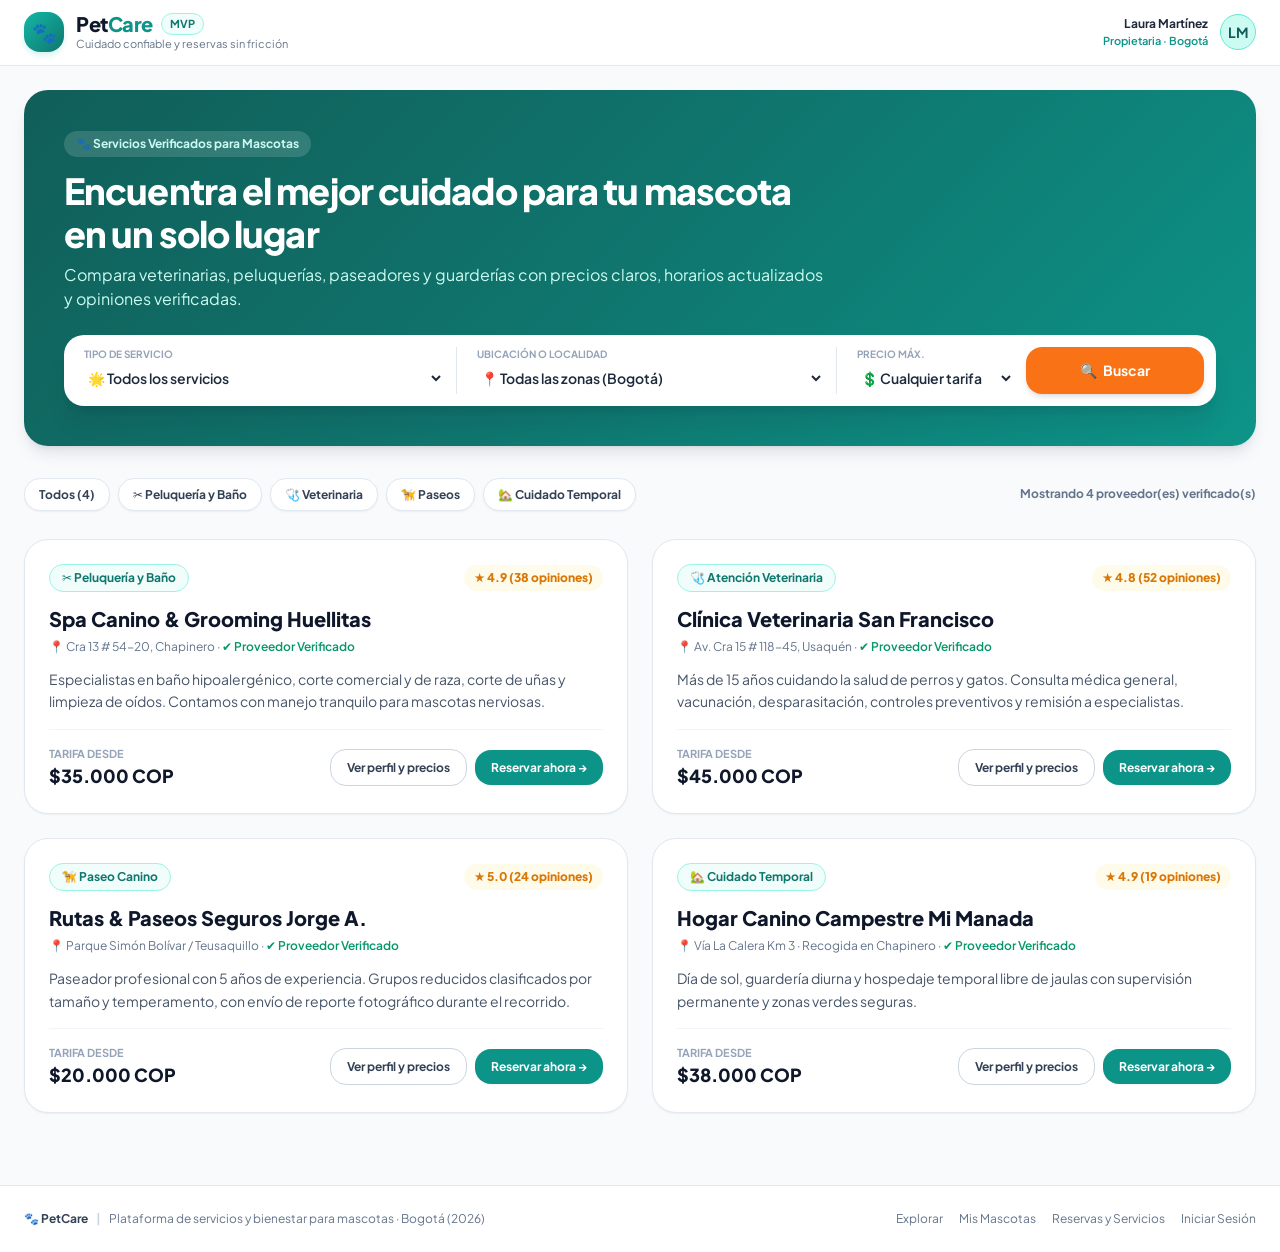
<file: index.html>
<!DOCTYPE html>
<html lang="es">
<head>
  <meta charset="UTF-8" />
  <meta name="viewport" content="width=device-width, initial-scale=1.0" />
  <meta http-equiv="refresh" content="0; url=pages/home/home.html" />
  <title>PetCare — Redirigiendo al Panel Principal</title>
  <link rel="preconnect" href="https://fonts.googleapis.com">
  <link rel="preconnect" href="https://fonts.gstatic.com" crossorigin>
  <link href="https://fonts.googleapis.com/css2?family=Plus+Jakarta+Sans:wght@400;500;600;700;800&display=swap" rel="stylesheet">
  <link rel="stylesheet" href="assets/css/global.css" />
  <link rel="stylesheet" href="assets/css/responsive.css" />
  <script>
    window.location.replace("pages/home/home.html");
  </script>
</head>
<body class="entry-redirect-body">
  <div class="entry-redirect-card fade-in">
    <div class="brand-logo-icon">🐾</div>
    <h1 class="brand-logo-text">Pet<span>Care</span></h1>
    <p class="brand-slogan">Cargando aplicación modular...</p>
    <a href="pages/home/home.html" class="btn-primary-brand entry-redirect-link">
      <span>Ir al Panel Principal</span>
      <span>→</span>
    </a>
  </div>
</body>
</html>
</file>
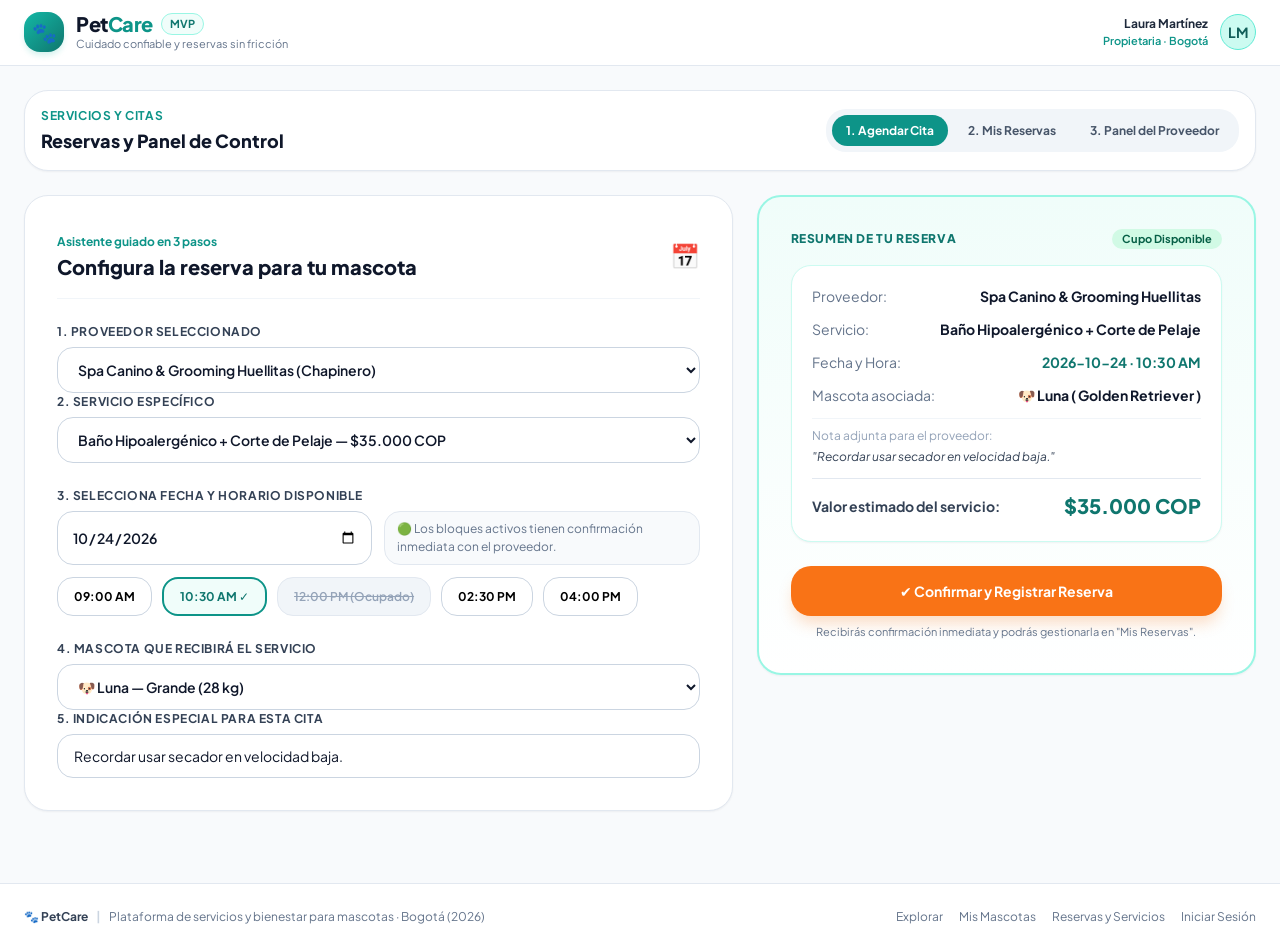
<file: pages/bookings/bookings.html>
<!DOCTYPE html>
<html lang="es">
<head>
  <meta charset="UTF-8" />
  <meta name="viewport" content="width=device-width, initial-scale=1.0" />
  <title>PetCare — Motor de Reservas y Reportes Operativos</title>

  <!-- Tipografía Google Fonts -->
  <link rel="preconnect" href="https://fonts.googleapis.com">
  <link rel="preconnect" href="https://fonts.gstatic.com" crossorigin>
  <link href="https://fonts.googleapis.com/css2?family=Plus+Jakarta+Sans:wght@400;500;600;700;800&display=swap" rel="stylesheet">

  <!-- Hojas de estilo nativas (CSS3 puro) -->
  <link rel="stylesheet" href="../../assets/css/global.css" />
  <link rel="stylesheet" href="../../assets/css/responsive.css" />
  <link rel="stylesheet" href="bookings.css" />
</head>
<body>

  <!-- CONTENEDOR ADAPTABLE -->
  <div id="viewport-wrapper" class="viewport-wrapper">

    <!-- HEADER PRINCIPAL DE PETCARE -->
    <header class="main-header">
      <div class="header-container">
        <!-- Logo -->
        <a href="../home/home.html" class="brand-logo">
          <div class="brand-logo-icon">🐾</div>
          <div>
            <div class="brand-title-group">
              <span class="brand-logo-text">Pet<span>Care</span></span>
              <span class="brand-tag">MVP</span>
            </div>
            <p class="brand-slogan">Cuidado confiable y reservas sin fricción</p>
          </div>
        </a>

        <!-- Estado de Sesión Simulado -->
        <div class="session-status">
          <div class="session-user-info">
            <div id="active-user-name" class="session-user-name">Laura Martínez</div>
            <div id="active-user-role" class="session-user-role">Propietaria · Bogotá</div>
          </div>
          <div class="session-avatar">LM</div>
        </div>
      </div>
    </header>

    <!-- CONTENIDO PRINCIPAL: RESERVAS Y REPORTES -->
    <main class="main-content">
      <section id="mod-reports" class="module-section fade-in">
        <!-- Selector interno entre las 3 vistas -->
        <div class="sub-nav-container">
          <div>
            <span class="module-header-tag">Servicios y Citas</span>
            <h2 class="module-header-title">Reservas y Panel de Control</h2>
          </div>
          <div class="sub-nav-pills">
            <button onclick="switchSubReport('sub-booking')" id="btn-sub-booking" class="btn-sub-report active">
              1. Agendar Cita
            </button>
            <button onclick="switchSubReport('sub-mybookings')" id="btn-sub-mybookings" class="btn-sub-report">
              2. Mis Reservas
            </button>
            <button onclick="switchSubReport('sub-provider')" id="btn-sub-provider" class="btn-sub-report">
              3. Panel del Proveedor
            </button>
          </div>
        </div>

        <div class="sub-reports-wrapper">
          <!-- SUB-VISTA 1: MOTOR DE RESERVA -->
          <div id="sub-booking" class="sub-report-view booking-wizard-grid fade-in">
            <div class="booking-form-col">
              <div class="booking-form-header">
                <div>
                  <span class="booking-step-badge">Asistente guiado en 3 pasos</span>
                  <h3 class="booking-form-title">Configura la reserva para tu mascota</h3>
                </div>
                <span class="booking-calendar-icon">📅</span>
              </div>

              <!-- Paso 1: Proveedor y Servicio -->
              <div class="form-grid-2 form-grid-2-compact">
                <div>
                  <label class="form-label" for="book-provider">1. Proveedor seleccionado</label>
                  <select id="book-provider" onchange="updateBookingProvider()" class="form-select booking-select-weight">
                    <option value="0">Spa Canino & Grooming Huellitas (Chapinero)</option>
                    <option value="1">Clínica Veterinaria San Francisco (Usaquén)</option>
                    <option value="2">Rutas & Paseos Seguros Jorge A. (Teusaquillo)</option>
                    <option value="3">Hogar Canino Campestre Mi Manada (Suba)</option>
                  </select>
                </div>
                <div>
                  <label class="form-label" for="book-service">2. Servicio específico</label>
                  <select id="book-service" onchange="updateBookingSummary()" class="form-select booking-select-weight"></select>
                </div>
              </div>

              <!-- Paso 2: Fecha y Bloques de Hora -->
              <div>
                <label class="form-label" for="book-date">3. Selecciona fecha y horario disponible</label>
                <div class="booking-date-row">
                  <input type="date" id="book-date" value="2026-10-24" onchange="updateBookingSummary()" class="form-input booking-date-input" />
                  <div class="booking-date-hint">
                    🟢 Los bloques activos tienen confirmación inmediata con el proveedor.
                  </div>
                </div>
                <div id="time-slots-container" class="time-slots-container">
                  <button type="button" onclick="selectTimeSlot('09:00 AM', this)" class="time-slot">09:00 AM</button>
                  <button type="button" onclick="selectTimeSlot('10:30 AM', this)" class="time-slot active">10:30 AM ✓</button>
                  <button type="button" disabled class="time-slot disabled">12:00 PM (Ocupado)</button>
                  <button type="button" onclick="selectTimeSlot('02:30 PM', this)" class="time-slot">02:30 PM</button>
                  <button type="button" onclick="selectTimeSlot('04:00 PM', this)" class="time-slot">04:00 PM</button>
                </div>
              </div>

              <!-- Paso 3: Mascota y Notas -->
              <div class="form-grid-2 form-grid-2-compact">
                <div>
                  <label class="form-label" for="book-pet">4. Mascota que recibirá el servicio</label>
                  <select id="book-pet" onchange="updateBookingSummary()" class="form-select booking-select-weight"></select>
                </div>
                <div>
                  <label class="form-label" for="book-note">5. Indicación especial para esta cita</label>
                  <input type="text" id="book-note" value="Recordar usar secador en velocidad baja." oninput="updateBookingSummary()" class="form-input" />
                </div>
              </div>
            </div>

            <!-- Tarjeta de Resumen en Vivo -->
            <div class="booking-summary-col">
              <div class="booking-summary-card">
                <div>
                  <div class="booking-summary-header">
                    <span class="booking-summary-tag">Resumen de tu reserva</span>
                    <span class="booking-summary-badge">Cupo Disponible</span>
                  </div>

                  <div class="booking-summary-details">
                    <div class="summary-row">
                      <span class="summary-label">Proveedor:</span>
                      <span id="sum-provider" class="summary-val">Spa Canino Huellitas</span>
                    </div>
                    <div class="summary-row">
                      <span class="summary-label">Servicio:</span>
                      <span id="sum-service" class="summary-val">Baño Hipoalergénico + Corte</span>
                    </div>
                    <div class="summary-row">
                      <span class="summary-label">Fecha y Hora:</span>
                      <span id="sum-datetime" class="summary-val-highlight">2026-10-24 · 10:30 AM</span>
                    </div>
                    <div class="summary-row">
                      <span class="summary-label">Mascota asociada:</span>
                      <span id="sum-pet" class="summary-val">🐶 Luna (Golden Retriever)</span>
                    </div>
                    <div class="summary-note-row">
                      <span class="summary-note-label">Nota adjunta para el proveedor:</span>
                      <span id="sum-note" class="summary-note-text">"Recordar usar secador en velocidad baja."</span>
                    </div>
                    <div class="summary-price-row">
                      <span class="summary-price-label">Valor estimado del servicio:</span>
                      <span id="sum-price" class="summary-price-val">$35.000 COP</span>
                    </div>
                  </div>
                </div>

                <div class="booking-summary-cta">
                  <button onclick="confirmNewBooking()" class="btn-primary-coral btn-confirm-booking">
                    <span>✔ Confirmar y Registrar Reserva</span>
                  </button>
                  <p class="booking-confirm-note">
                    Recibirás confirmación inmediata y podrás gestionarla en "Mis Reservas".
                  </p>
                </div>
              </div>
            </div>
          </div>

          <!-- SUB-VISTA 2: GESTIÓN DE MIS RESERVAS -->
          <div id="sub-mybookings" class="sub-report-view hidden fade-in">
            <div class="mybookings-card">
              <div class="mybookings-header">
                <div>
                  <h3 class="mybookings-title">Historial y Gestión de Mis Reservas</h3>
                  <p class="mybookings-subtitle">Consulta el estado de tus solicitudes o cancela con al menos 24 horas de anticipación.</p>
                </div>
                <button onclick="switchSubReport('sub-booking')" class="btn-card-outline btn-new-booking-shortcut">
                  + Nueva Reserva
                </button>
              </div>
              <div id="user-bookings-list"></div>
            </div>
          </div>

          <!-- SUB-VISTA 3: PANEL DEL PROVEEDOR Y REPORTES OPERATIVOS -->
          <div id="sub-provider" class="sub-report-view hidden fade-in sub-reports-wrapper">
            <!-- Tarjetas de Reporte Operativo / KPIs -->
            <div class="kpi-cards-grid">
              <div class="kpi-card kpi-brand">
                <span class="kpi-label">Solicitudes Totales</span>
                <div id="kpi-total" class="kpi-val">3 Reservas</div>
                <span class="kpi-note-emerald">Sincronizadas en tiempo real</span>
              </div>
              <div class="kpi-card kpi-amber">
                <span class="kpi-label">Por Confirmar / Atender</span>
                <div id="kpi-pending" class="kpi-val">1 Pendiente</div>
                <span class="kpi-note-amber">Requiere revisión del proveedor</span>
              </div>
              <div class="kpi-card kpi-coral">
                <span class="kpi-label">Ingresos Estimados</span>
                <div id="kpi-revenue" class="kpi-val">$100.000 COP</div>
                <span class="kpi-note-slate">Según reservas activas</span>
              </div>
              <div class="kpi-card kpi-emerald">
                <span class="kpi-label">Calificación Promedio</span>
                <div class="kpi-val">★ 4.9 / 5.0</div>
                <span class="kpi-note-emerald">38 opiniones verificadas</span>
              </div>
            </div>

            <div class="provider-panel-grid">
              <!-- Tabla Interactiva de Solicitudes Recibidas -->
              <div class="provider-requests-col">
                <h3 class="provider-panel-title">Solicitudes de Reserva Recibidas</h3>
                <p class="provider-panel-subtitle">Como proveedor puedes consultar la ficha de cada mascota antes de aprobar o reprogramar la cita.</p>
                <div class="table-responsive">
                  <table class="data-table">
                    <thead>
                      <tr>
                        <th>Código / Fecha</th>
                        <th>Mascota y Ficha Previa</th>
                        <th>Servicio</th>
                        <th>Estado</th>
                        <th class="table-action-cell">Acción Proveedor</th>
                      </tr>
                    </thead>
                    <tbody id="provider-requests-table"></tbody>
                  </table>
                </div>
              </div>

              <!-- Gestor de Horarios y Disponibilidad del Proveedor -->
              <div class="provider-schedule-col">
                <h3 class="provider-panel-title">Disponibilidad y Horarios</h3>
                <p class="provider-panel-subtitle">Activa o bloquea franjas horarias para organizar la disponibilidad de tu negocio.</p>
                <div class="schedule-list">
                  <label class="schedule-item">
                    <div>
                      <div class="schedule-day">Lunes a Viernes (Mañana)</div>
                      <div class="schedule-time">08:00 AM — 12:30 PM</div>
                    </div>
                    <input type="checkbox" checked class="schedule-checkbox" />
                  </label>
                  <label class="schedule-item">
                    <div>
                      <div class="schedule-day">Lunes a Viernes (Tarde)</div>
                      <div class="schedule-time">02:00 PM — 06:00 PM</div>
                    </div>
                    <input type="checkbox" checked class="schedule-checkbox" />
                  </label>
                  <label class="schedule-item">
                    <div>
                      <div class="schedule-day">Sábados y Festivos</div>
                      <div class="schedule-time">09:00 AM — 04:00 PM</div>
                    </div>
                    <input type="checkbox" checked class="schedule-checkbox" />
                  </label>
                </div>
              </div>
            </div>
          </div>
        </div>
      </section>
    </main>

    <!-- FOOTER CONSISTENTE -->
    <footer class="main-footer">
      <div class="footer-container">
        <div class="footer-brand-group">
          <span>🐾 PetCare</span>
          <span class="footer-separator">|</span>
          <span class="footer-desc">Plataforma de servicios y bienestar para mascotas · Bogotá (2026)</span>
        </div>
        <div class="footer-links">
          <a href="../home/home.html">Explorar</a>
          <a href="../info/info.html">Mis Mascotas</a>
          <a href="bookings.html">Reservas y Servicios</a>
          <a href="../login/login.html">Iniciar Sesión</a>
        </div>
      </div>
    </footer>

  </div>

  <!-- Scripts nativos modulares -->
  <script src="../../assets/js/navigation.js"></script>
  <script src="bookings.js"></script>
</body>
</html>
</file>
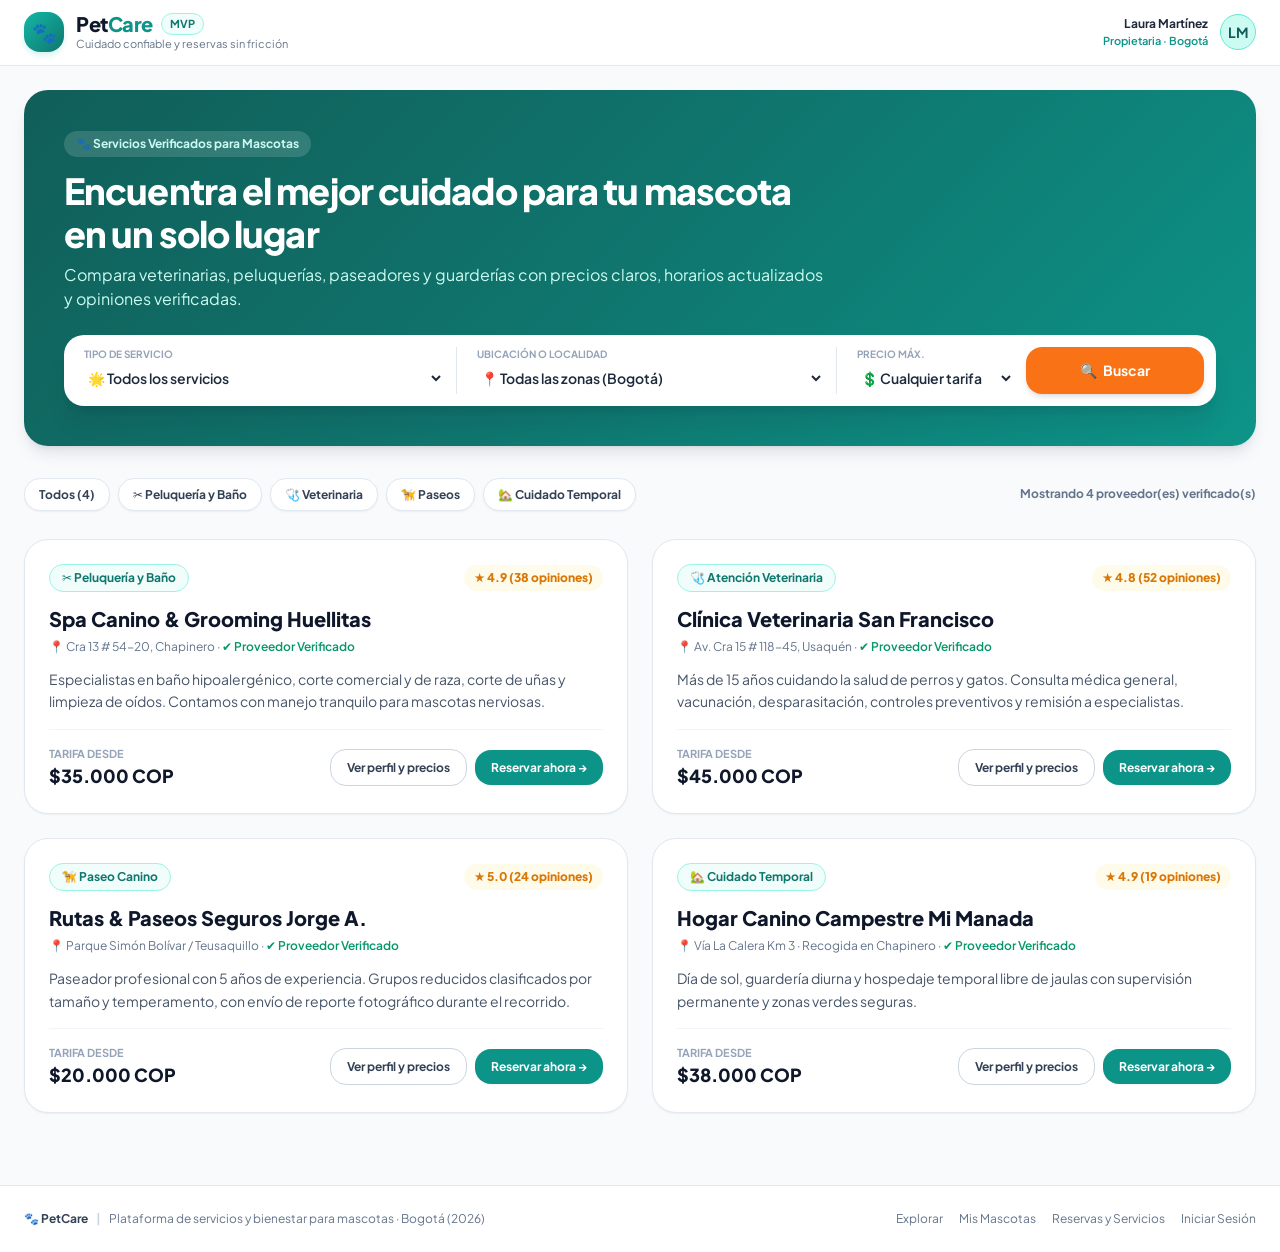
<file: pages/home/home.html>
<!DOCTYPE html>
<html lang="es">
<head>
  <meta charset="UTF-8" />
  <meta name="viewport" content="width=device-width, initial-scale=1.0" />
  <title>PetCare — Panel Principal y Exploración de Servicios</title>

  <!-- Tipografía Google Fonts -->
  <link rel="preconnect" href="https://fonts.googleapis.com">
  <link rel="preconnect" href="https://fonts.gstatic.com" crossorigin>
  <link href="https://fonts.googleapis.com/css2?family=Plus+Jakarta+Sans:wght@400;500;600;700;800&display=swap" rel="stylesheet">

  <!-- Hojas de estilo nativas (CSS3 puro) -->
  <link rel="stylesheet" href="../../assets/css/global.css" />
  <link rel="stylesheet" href="../../assets/css/responsive.css" />
  <link rel="stylesheet" href="home.css" />
</head>
<body>

  <!-- CONTENEDOR ADAPTABLE -->
  <div id="viewport-wrapper" class="viewport-wrapper">

    <!-- HEADER PRINCIPAL DE PETCARE -->
    <header class="main-header">
      <div class="header-container">
        <!-- Logo -->
        <a href="home.html" class="brand-logo">
          <div class="brand-logo-icon">🐾</div>
          <div>
            <div class="brand-title-group">
              <span class="brand-logo-text">Pet<span>Care</span></span>
              <span class="brand-tag">MVP</span>
            </div>
            <p class="brand-slogan">Cuidado confiable y reservas sin fricción</p>
          </div>
        </a>

        <!-- Estado de Sesión Simulado -->
        <div class="session-status">
          <div class="session-user-info">
            <div id="active-user-name" class="session-user-name">Laura Martínez</div>
            <div id="active-user-role" class="session-user-role">Propietaria · Bogotá</div>
          </div>
          <div class="session-avatar">LM</div>
        </div>
      </div>
    </header>

    <!-- CONTENIDO PRINCIPAL: EXPLORACIÓN DE SERVICIOS -->
    <main class="main-content">
      <section id="mod-home" class="module-section fade-in">
        <!-- Hero Banner con Buscador -->
        <div class="hero-banner">
          <div class="hero-content-wrapper">
            <span class="hero-tag">
              🐾 Servicios Verificados para Mascotas
            </span>
            <h1 class="hero-title">
              Encuentra el mejor cuidado para tu mascota en un solo lugar
            </h1>
            <p class="hero-desc">
              Compara veterinarias, peluquerías, paseadores y guarderías con precios claros, horarios actualizados y opiniones verificadas.
            </p>
          </div>

          <!-- Caja de Búsqueda Interactiva -->
          <div class="search-box-card">
            <div class="search-field-service">
              <label class="search-label" for="filter-category">Tipo de servicio</label>
              <select id="filter-category" onchange="filterProviders()" class="search-select">
                <option value="ALL">🌟 Todos los servicios</option>
                <option value="Peluquería">✂️ Peluquería y Baño</option>
                <option value="Veterinaria">🩺 Atención Veterinaria</option>
                <option value="Paseo">🦮 Paseo Canino</option>
                <option value="Guardería">🏡 Cuidado Temporal / Guardería</option>
              </select>
            </div>
            <div class="search-field-location">
              <label class="search-label" for="filter-location">Ubicación o localidad</label>
              <select id="filter-location" onchange="filterProviders()" class="search-select">
                <option value="ALL">📍 Todas las zonas (Bogotá)</option>
                <option value="Chapinero">Chapinero</option>
                <option value="Usaquén">Usaquén</option>
                <option value="Teusaquillo">Teusaquillo</option>
                <option value="ZonaSinResultados">Otras zonas (Sin cobertura actual)</option>
              </select>
            </div>
            <div class="search-field-price">
              <label class="search-label" for="filter-price">Precio máx.</label>
              <select id="filter-price" onchange="filterProviders()" class="search-select">
                <option value="999999">💲 Cualquier tarifa</option>
                <option value="30000">Hasta $30.000</option>
                <option value="40000">Hasta $40.000</option>
              </select>
            </div>
            <div class="search-field-btn">
              <button onclick="filterProviders()" class="btn-search">
                <span>🔍</span> Buscar
              </button>
            </div>
          </div>
        </div>

        <!-- Accesos Rápidos por Categoría -->
        <div class="quick-categories-bar">
          <div class="quick-categories-track">
            <button onclick="quickCategory('ALL')" class="quick-cat-btn">
              Todos (4)
            </button>
            <button onclick="quickCategory('Peluquería')" class="quick-cat-btn">
              ✂️ Peluquería y Baño
            </button>
            <button onclick="quickCategory('Veterinaria')" class="quick-cat-btn">
              🩺 Veterinaria
            </button>
            <button onclick="quickCategory('Paseo')" class="quick-cat-btn">
              🦮 Paseos
            </button>
            <button onclick="quickCategory('Guardería')" class="quick-cat-btn">
              🏡 Cuidado Temporal
            </button>
          </div>
          <span id="results-counter" class="results-counter">Mostrando 4 proveedores verificados</span>
        </div>

        <!-- Contenedor de Tarjetas de Proveedores -->
        <div id="providers-grid" class="providers-grid"></div>

        <!-- Estado Vacío Asistido -->
        <div id="empty-results-state" class="hidden fade-in empty-state-card">
          <div class="empty-state-icon">
            🔎
          </div>
          <h3 class="empty-state-title">No encontramos servicios disponibles con estos criterios en tu zona</h3>
          <p class="empty-state-desc">
            Intenta ampliar la ubicación de búsqueda o restablecer los filtros de tarifa para ver los proveedores mejor calificados cerca de ti.
          </p>
          <button onclick="resetFilters()" class="btn-card-primary empty-state-btn">
            Restablecer filtros y ver todos los proveedores
          </button>
        </div>

        <!-- Modal: Perfil Detallado del Proveedor -->
        <div id="provider-detail-modal" class="hidden modal-overlay">
          <div class="modal-dialog fade-in">
            <div class="modal-header-row">
              <div>
                <span id="modal-prov-category" class="badge-prov-category">Categoría</span>
                <h3 id="modal-prov-name" class="modal-title">Nombre del Proveedor</h3>
                <p id="modal-prov-meta" class="modal-meta">Ubicación y calificación</p>
              </div>
              <button onclick="closeProviderModal()" class="btn-close-modal">✕</button>
            </div>

            <div class="modal-body">
              <p id="modal-prov-desc" class="modal-desc"></p>

              <!-- Servicios y Tarifas Transparentes -->
              <div>
                <h4 class="modal-section-title">Servicios Ofrecidos y Tarifas</h4>
                <div id="modal-prov-services"></div>
              </div>

              <!-- Horarios y Garantía -->
              <div class="modal-hours-box">
                <div>
                  <div class="modal-hours-title">🕒 Horarios de Atención</div>
                  <p id="modal-prov-hours" class="modal-hours-text"></p>
                </div>
                <div>
                  <div class="modal-hours-title">🛡️ Reseñas Verificadas</div>
                  <p class="modal-hours-text">Solo propietarios que completaron una reserva real en PetCare pueden calificar a este proveedor.</p>
                </div>
              </div>

              <!-- Opiniones de otros clientes -->
              <div>
                <h4 class="modal-section-title">Opiniones de clientes recientes</h4>
                <div id="modal-prov-reviews"></div>
              </div>
            </div>

            <div class="modal-footer">
              <button onclick="closeProviderModal()" class="btn-card-outline">
                Seguir explorando
              </button>
              <button id="modal-book-btn" class="btn-primary-coral modal-book-cta">
                📅 Reservar servicio con este proveedor →
              </button>
            </div>
          </div>
        </div>
      </section>
    </main>

    <!-- FOOTER CONSISTENTE -->
    <footer class="main-footer">
      <div class="footer-container">
        <div class="footer-brand-group">
          <span>🐾 PetCare</span>
          <span class="footer-separator">|</span>
          <span class="footer-desc">Plataforma de servicios y bienestar para mascotas · Bogotá (2026)</span>
        </div>
        <div class="footer-links">
          <a href="home.html">Explorar</a>
          <a href="../info/info.html">Mis Mascotas</a>
          <a href="../bookings/bookings.html">Reservas y Servicios</a>
          <a href="../login/login.html">Iniciar Sesión</a>
        </div>
      </div>
    </footer>

  </div>

  <!-- Scripts nativos modulares -->
  <script src="../../assets/js/navigation.js"></script>
  <script src="home.js"></script>
</body>
</html>
</file>
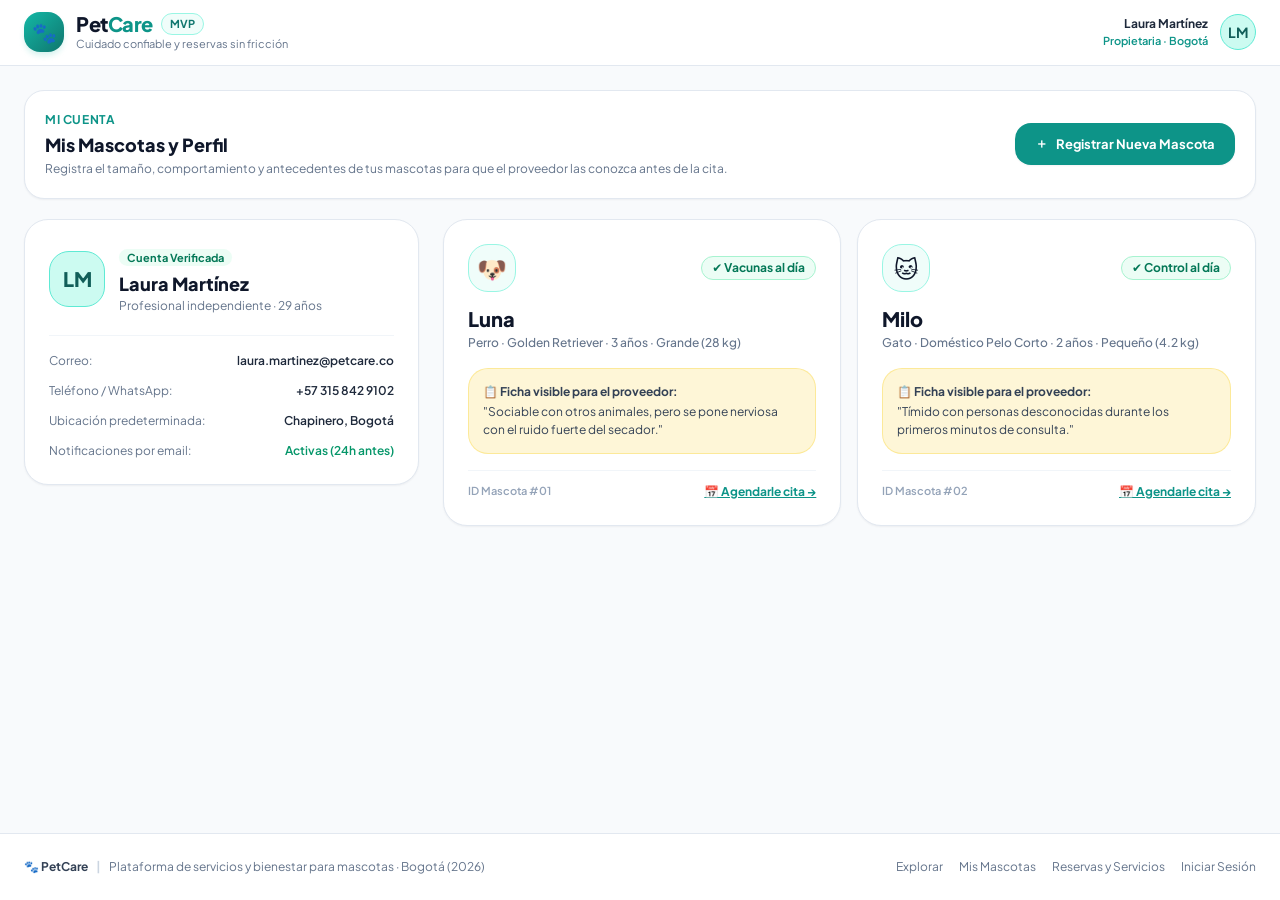
<file: pages/info/info.html>
<!DOCTYPE html>
<html lang="es">
<head>
  <meta charset="UTF-8" />
  <meta name="viewport" content="width=device-width, initial-scale=1.0" />
  <title>PetCare — Gestión de Información y Mascotas</title>

  <!-- Tipografía Google Fonts -->
  <link rel="preconnect" href="https://fonts.googleapis.com">
  <link rel="preconnect" href="https://fonts.gstatic.com" crossorigin>
  <link href="https://fonts.googleapis.com/css2?family=Plus+Jakarta+Sans:wght@400;500;600;700;800&display=swap" rel="stylesheet">

  <!-- Hojas de estilo nativas (CSS3 puro) -->
  <link rel="stylesheet" href="../../assets/css/global.css" />
  <link rel="stylesheet" href="../../assets/css/responsive.css" />
  <link rel="stylesheet" href="info.css" />
</head>
<body>

  <!-- CONTENEDOR ADAPTABLE -->
  <div id="viewport-wrapper" class="viewport-wrapper">

    <!-- HEADER PRINCIPAL DE PETCARE -->
    <header class="main-header">
      <div class="header-container">
        <!-- Logo -->
        <a href="../home/home.html" class="brand-logo">
          <div class="brand-logo-icon">🐾</div>
          <div>
            <div class="brand-title-group">
              <span class="brand-logo-text">Pet<span>Care</span></span>
              <span class="brand-tag">MVP</span>
            </div>
            <p class="brand-slogan">Cuidado confiable y reservas sin fricción</p>
          </div>
        </a>

        <!-- Estado de Sesión Simulado -->
        <div class="session-status">
          <div class="session-user-info">
            <div id="active-user-name" class="session-user-name">Laura Martínez</div>
            <div id="active-user-role" class="session-user-role">Propietaria · Bogotá</div>
          </div>
          <div class="session-avatar">LM</div>
        </div>
      </div>
    </header>

    <!-- CONTENIDO PRINCIPAL: GESTIÓN DE INFORMACIÓN Y MASCOTAS -->
    <main class="main-content">
      <section id="mod-info" class="module-section fade-in">
        <div class="module-header-box module-header-box-padded">
          <div>
            <span class="module-header-tag">Mi Cuenta</span>
            <h2 class="module-header-title">Mis Mascotas y Perfil</h2>
            <p class="module-header-desc">
              Registra el tamaño, comportamiento y antecedentes de tus mascotas para que el proveedor las conozca antes de la cita.
            </p>
          </div>
          <button onclick="toggleNewPetForm()" class="btn-card-primary btn-add-pet">
            <span>＋</span> Registrar Nueva Mascota
          </button>
        </div>

        <!-- Formulario Desplegable para Registrar Nueva Mascota -->
        <div id="new-pet-form-box" class="hidden new-pet-form-box fade-in">
          <div class="new-pet-header">
            <h3 class="new-pet-title">Nueva Ficha de Mascota</h3>
            <button onclick="toggleNewPetForm()" class="link-btn new-pet-cancel-btn">Cancelar ✕</button>
          </div>
          <form onsubmit="addNewPet(event)" class="new-pet-form">
            <div>
              <label class="form-label" for="pet-name">Nombre de la mascota</label>
              <input type="text" id="pet-name" required placeholder="Ej. Toby" class="form-input form-input-sm" />
            </div>
            <div>
              <label class="form-label" for="pet-breed">Especie y Raza</label>
              <input type="text" id="pet-breed" required placeholder="Ej. Perro · Beagle" class="form-input form-input-sm" />
            </div>
            <div>
              <label class="form-label" for="pet-size">Edad y Tamaño</label>
              <select id="pet-size" class="form-select form-select-sm">
                <option value="Pequeño (menos de 10 kg)">Pequeño (menos de 10 kg)</option>
                <option value="Mediano (10 a 25 kg)">Mediano (10 a 25 kg)</option>
                <option value="Grande (más de 25 kg)">Grande (más de 25 kg)</option>
              </select>
            </div>
            <div class="new-pet-form-full">
              <label class="form-label" for="pet-notes">Comportamiento, rutinas o antecedentes médicos</label>
              <input type="text" id="pet-notes" required placeholder="Ej. Alérgico al pollo, sociable con otros perros, nerviosa al cortarle las uñas." class="form-input form-input-sm" />
            </div>
            <div>
              <button type="submit" class="btn-primary-coral btn-submit-pet">
                Guardar Mascota
              </button>
            </div>
          </form>
        </div>

        <div class="info-layout-grid">
          <!-- Datos de la Cuenta del Propietario -->
          <div class="info-profile-col">
            <div class="profile-card">
              <div class="profile-user-header">
                <div class="avatar-large">LM</div>
                <div>
                  <span class="badge-verified">Cuenta Verificada</span>
                  <h3 class="profile-name">Laura Martínez</h3>
                  <p class="profile-sub">Profesional independiente · 29 años</p>
                </div>
              </div>

              <div class="profile-info-list">
                <div class="profile-info-row">
                  <span class="profile-label">Correo:</span>
                  <span class="profile-val">laura.martinez@petcare.co</span>
                </div>
                <div class="profile-info-row">
                  <span class="profile-label">Teléfono / WhatsApp:</span>
                  <span class="profile-val">+57 315 842 9102</span>
                </div>
                <div class="profile-info-row">
                  <span class="profile-label">Ubicación predeterminada:</span>
                  <span class="profile-val">Chapinero, Bogotá</span>
                </div>
                <div class="profile-info-row">
                  <span class="profile-label">Notificaciones por email:</span>
                  <span class="profile-val-active">Activas (24h antes)</span>
                </div>
              </div>
            </div>
          </div>

          <!-- Listado Dinámico de Mascotas Registradas -->
          <div class="info-pets-col">
            <div id="pets-list-container" class="pets-grid"></div>
          </div>
        </div>
      </section>
    </main>

    <!-- FOOTER CONSISTENTE -->
    <footer class="main-footer">
      <div class="footer-container">
        <div class="footer-brand-group">
          <span>🐾 PetCare</span>
          <span class="footer-separator">|</span>
          <span class="footer-desc">Plataforma de servicios y bienestar para mascotas · Bogotá (2026)</span>
        </div>
        <div class="footer-links">
          <a href="../home/home.html">Explorar</a>
          <a href="info.html">Mis Mascotas</a>
          <a href="../bookings/bookings.html">Reservas y Servicios</a>
          <a href="../login/login.html">Iniciar Sesión</a>
        </div>
      </div>
    </footer>

  </div>

  <!-- Scripts nativos modulares -->
  <script src="../../assets/js/navigation.js"></script>
  <script src="info.js"></script>
</body>
</html>
</file>
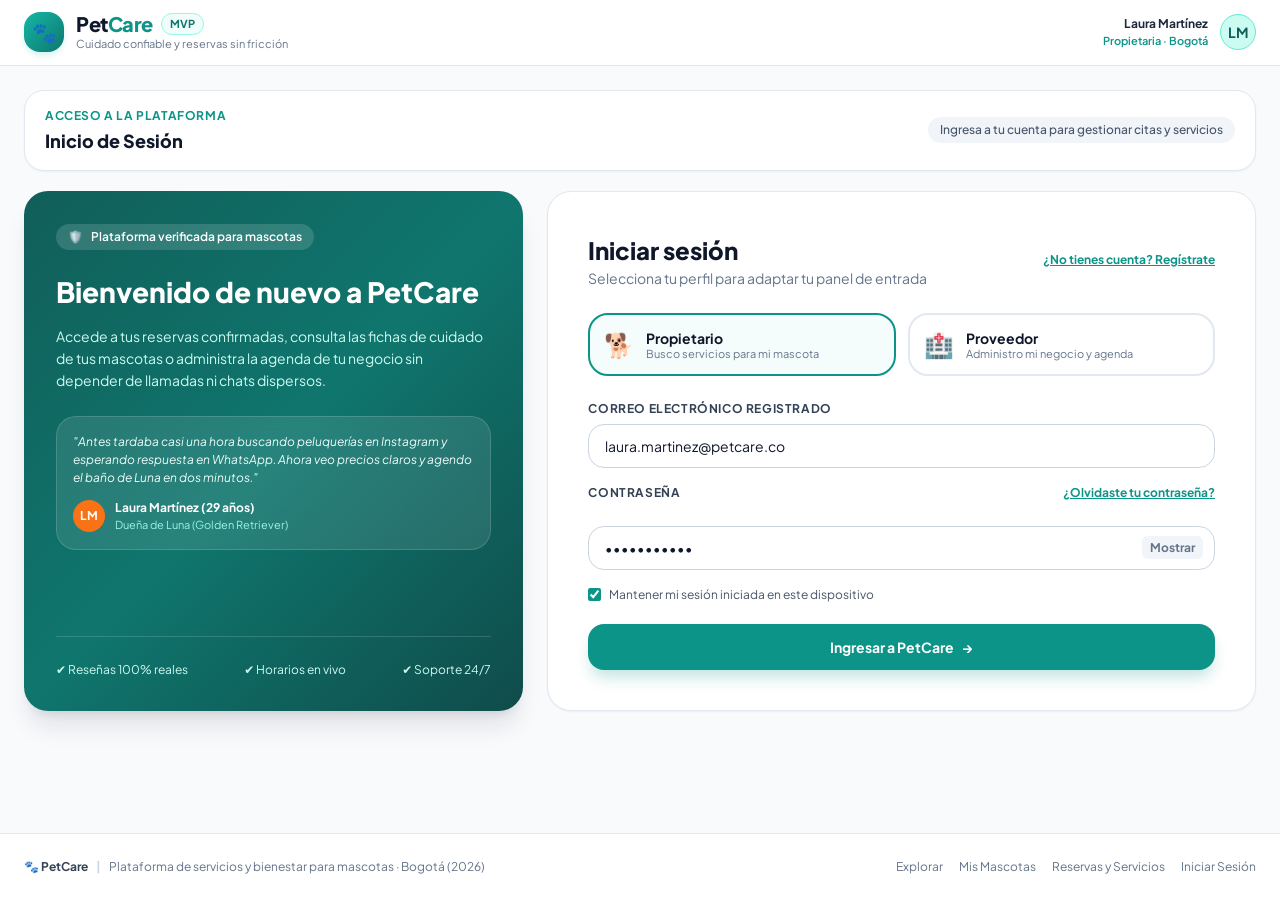
<file: pages/login/login.html>
<!DOCTYPE html>
<html lang="es">
<head>
  <meta charset="UTF-8" />
  <meta name="viewport" content="width=device-width, initial-scale=1.0" />
  <title>PetCare — Inicio de Sesión y Recuperación de Acceso</title>

  <!-- Tipografía Google Fonts -->
  <link rel="preconnect" href="https://fonts.googleapis.com">
  <link rel="preconnect" href="https://fonts.gstatic.com" crossorigin>
  <link href="https://fonts.googleapis.com/css2?family=Plus+Jakarta+Sans:wght@400;500;600;700;800&display=swap" rel="stylesheet">

  <!-- Hojas de estilo nativas (CSS3 puro) -->
  <link rel="stylesheet" href="../../assets/css/global.css" />
  <link rel="stylesheet" href="../../assets/css/responsive.css" />
  <link rel="stylesheet" href="login.css" />
</head>
<body>

  <!-- CONTENEDOR ADAPTABLE -->
  <div id="viewport-wrapper" class="viewport-wrapper">

    <!-- HEADER PRINCIPAL DE PETCARE -->
    <header class="main-header">
      <div class="header-container">
        <!-- Logo -->
        <a href="../home/home.html" class="brand-logo">
          <div class="brand-logo-icon">🐾</div>
          <div>
            <div class="brand-title-group">
              <span class="brand-logo-text">Pet<span>Care</span></span>
              <span class="brand-tag">MVP</span>
            </div>
            <p class="brand-slogan">Cuidado confiable y reservas sin fricción</p>
          </div>
        </a>

        <!-- Estado de Sesión Simulado -->
        <div class="session-status">
          <div class="session-user-info">
            <div id="active-user-name" class="session-user-name">Laura Martínez</div>
            <div id="active-user-role" class="session-user-role">Propietaria · Bogotá</div>
          </div>
          <div class="session-avatar">LM</div>
        </div>
      </div>
    </header>

    <!-- CONTENIDO PRINCIPAL: INICIO DE SESIÓN Y RECUPERACIÓN -->
    <main class="main-content">
      <section id="mod-login" class="module-section fade-in">
        <div class="module-header-box">
          <div>
            <span class="module-header-tag">Acceso a la Plataforma</span>
            <h2 class="module-header-title">Inicio de Sesión</h2>
          </div>
          <span class="module-header-hint">Ingresa a tu cuenta para gestionar citas y servicios</span>
        </div>

        <div class="login-grid">
          <!-- Columna Izquierda: Propuesta de Valor Visual -->
          <div class="login-promo-card">
            <div>
              <div class="promo-badge">
                <span>🛡️</span> Plataforma verificada para mascotas
              </div>
              <h3 class="promo-title">Bienvenido de nuevo a PetCare</h3>
              <p class="promo-desc">
                Accede a tus reservas confirmadas, consulta las fichas de cuidado de tus mascotas o administra la agenda de tu negocio sin depender de llamadas ni chats dispersos.
              </p>

              <!-- Tarjeta Testimonial -->
              <div class="testimonial-card">
                <p class="testimonial-quote">
                  "Antes tardaba casi una hora buscando peluquerías en Instagram y esperando respuesta en WhatsApp. Ahora veo precios claros y agendo el baño de Luna en dos minutos."
                </p>
                <div class="testimonial-author">
                  <div class="testimonial-avatar">LM</div>
                  <div>
                    <div class="login-testimonial-author-name">Laura Martínez (29 años)</div>
                    <div class="login-testimonial-author-sub">Dueña de Luna (Golden Retriever)</div>
                  </div>
                </div>
              </div>
            </div>

            <div class="promo-footer">
              <span>✔ Reseñas 100% reales</span>
              <span>✔ Horarios en vivo</span>
              <span>✔ Soporte 24/7</span>
            </div>
          </div>

          <!-- Columna Derecha: Formulario Dinámico de Login / Recuperación -->
          <div class="login-form-container">
            
            <!-- Sub-vista: Formulario de Login -->
            <div id="login-form-view">
              <div class="form-header-row">
                <div>
                  <h3 class="form-main-title">Iniciar sesión</h3>
                  <p class="form-main-subtitle">Selecciona tu perfil para adaptar tu panel de entrada</p>
                </div>
                <a href="../register/register.html" class="link-btn">
                  ¿No tienes cuenta? Regístrate
                </a>
              </div>

              <!-- Selector de Rol Interactivo -->
              <div class="role-selector-grid">
                <button type="button" id="login-role-owner" onclick="setLoginRole('owner')" class="role-btn active">
                  <span class="role-icon">🐕</span>
                  <div>
                    <div class="role-btn-title">Propietario</div>
                    <div class="role-btn-sub">Busco servicios para mi mascota</div>
                  </div>
                </button>
                <button type="button" id="login-role-provider" onclick="setLoginRole('provider')" class="role-btn">
                  <span class="role-icon">🏥</span>
                  <div>
                    <div class="role-btn-title">Proveedor</div>
                    <div class="role-btn-sub">Administro mi negocio y agenda</div>
                  </div>
                </button>
              </div>

              <!-- Alerta de retroalimentación -->
              <div id="login-feedback" class="hidden"></div>

              <form onsubmit="handleLoginSubmit(event)">
                <div class="form-group">
                  <label class="form-label" for="login-email">Correo electrónico registrado</label>
                  <input type="email" id="login-email" value="laura.martinez@petcare.co" required class="form-input" placeholder="ejemplo@correo.com" />
                </div>

                <div class="form-group">
                  <div class="form-header-row">
                    <label class="form-label form-label-inline" for="login-password">Contraseña</label>
                    <button type="button" onclick="toggleRecoveryView(true)" class="link-btn">
                      ¿Olvidaste tu contraseña?
                    </button>
                  </div>
                  <div class="password-input-wrapper">
                    <input type="password" id="login-password" value="PetCare2026" required class="form-input" placeholder="Ingresa tu contraseña" />
                    <button type="button" onclick="togglePasswordVisibility('login-password', this)" class="btn-toggle-pass">Mostrar</button>
                  </div>
                </div>

                <div class="login-options-row">
                  <label class="checkbox-label">
                    <input type="checkbox" checked class="form-checkbox" />
                    Mantener mi sesión iniciada en este dispositivo
                  </label>
                </div>

                <button type="submit" class="btn-primary-brand">
                  <span>Ingresar a PetCare</span>
                  <span>→</span>
                </button>
              </form>
            </div>

            <!-- Sub-vista: Recuperación de Contraseña -->
            <div id="login-recovery-view" class="hidden fade-in">
              <button onclick="toggleRecoveryView(false)" class="link-btn btn-back-login">
                ← Volver al inicio de sesión
              </button>
              <div class="recovery-key-icon">
                🔑
              </div>
              <h3 class="recovery-title">Recuperar contraseña</h3>
              <p class="recovery-subtitle">
                Ingresa el correo asociado a tu cuenta. Te enviaremos un enlace temporal seguro válido por 15 minutos para restablecer tu clave.
              </p>
              <form onsubmit="handleRecoverySubmit(event)">
                <div class="form-group">
                  <label class="form-label" for="recovery-email">Correo electrónico</label>
                  <input type="email" id="recovery-email" value="laura.martinez@petcare.co" required class="form-input" />
                </div>
                <div id="recovery-feedback" class="hidden alert-box alert-success">
                  ✔ Hemos enviado el enlace de recuperación a tu correo. Revisa tu bandeja de entrada.
                </div>
                <button type="submit" class="btn-secondary-dark">
                  Enviar enlace de recuperación
                </button>
              </form>
            </div>

          </div>
        </div>
      </section>
    </main>

    <!-- FOOTER CONSISTENTE -->
    <footer class="main-footer">
      <div class="footer-container">
        <div class="footer-brand-group">
          <span>🐾 PetCare</span>
          <span class="footer-separator">|</span>
          <span class="footer-desc">Plataforma de servicios y bienestar para mascotas · Bogotá (2026)</span>
        </div>
        <div class="footer-links">
          <a href="../home/home.html">Explorar</a>
          <a href="../info/info.html">Mis Mascotas</a>
          <a href="../bookings/bookings.html">Reservas y Servicios</a>
          <a href="login.html">Iniciar Sesión</a>
        </div>
      </div>
    </footer>

  </div>

  <!-- Scripts nativos modulares -->
  <script src="../../assets/js/navigation.js"></script>
  <script src="login.js"></script>
</body>
</html>
</file>
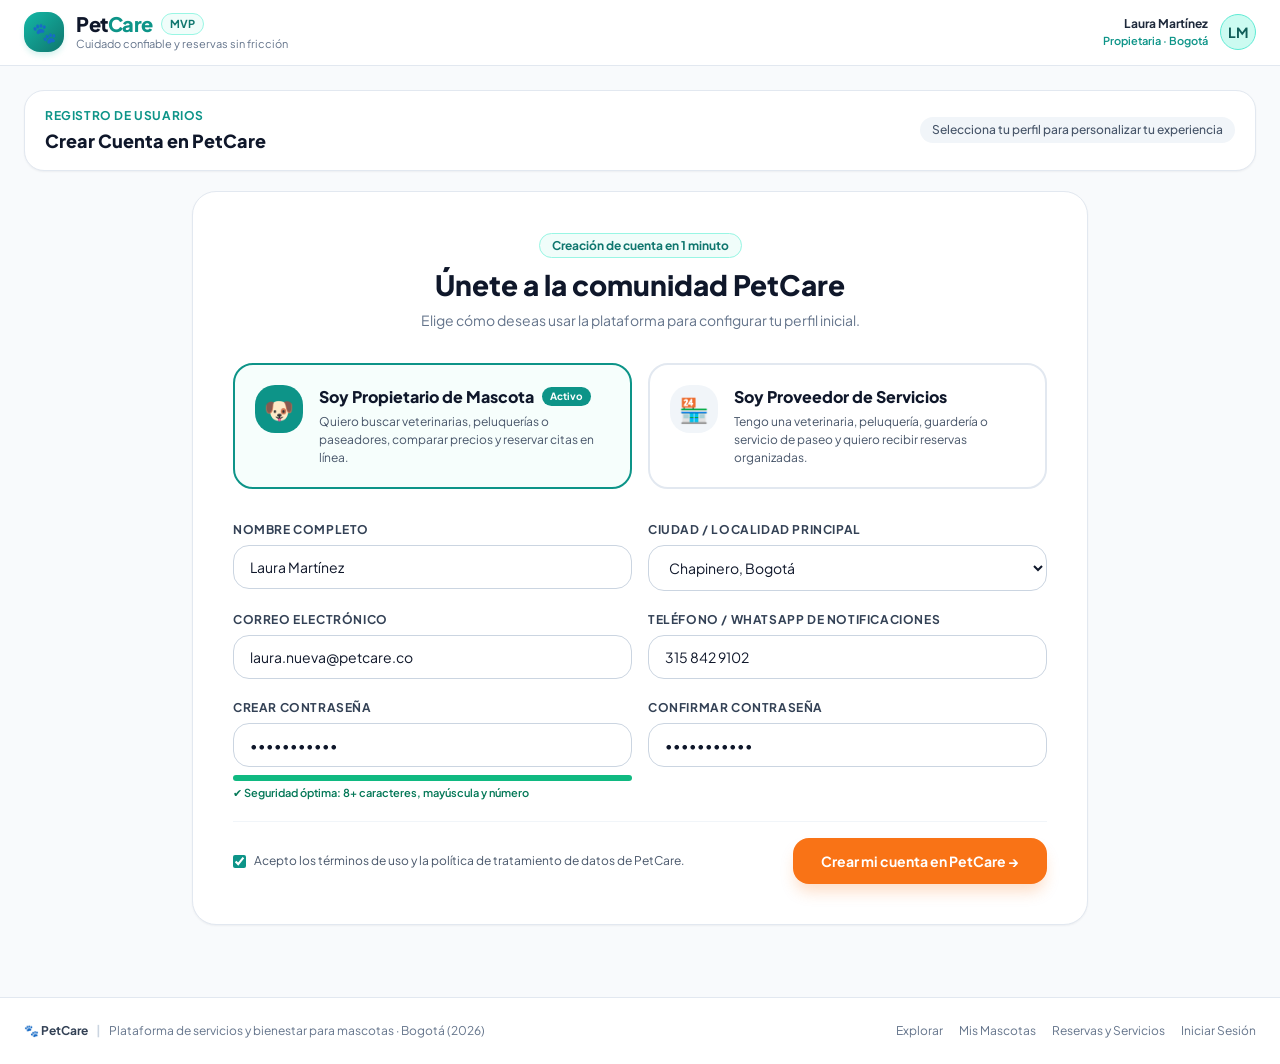
<file: pages/register/register.html>
<!DOCTYPE html>
<html lang="es">
<head>
  <meta charset="UTF-8" />
  <meta name="viewport" content="width=device-width, initial-scale=1.0" />
  <title>PetCare — Registro de Usuario y Proveedor</title>

  <!-- Tipografía Google Fonts -->
  <link rel="preconnect" href="https://fonts.googleapis.com">
  <link rel="preconnect" href="https://fonts.gstatic.com" crossorigin>
  <link href="https://fonts.googleapis.com/css2?family=Plus+Jakarta+Sans:wght@400;500;600;700;800&display=swap" rel="stylesheet">

  <!-- Hojas de estilo nativas (CSS3 puro) -->
  <link rel="stylesheet" href="../../assets/css/global.css" />
  <link rel="stylesheet" href="../../assets/css/responsive.css" />
  <link rel="stylesheet" href="register.css" />
</head>
<body>

  <!-- CONTENEDOR ADAPTABLE -->
  <div id="viewport-wrapper" class="viewport-wrapper">

    <!-- HEADER PRINCIPAL DE PETCARE -->
    <header class="main-header">
      <div class="header-container">
        <!-- Logo -->
        <a href="../home/home.html" class="brand-logo">
          <div class="brand-logo-icon">🐾</div>
          <div>
            <div class="brand-title-group">
              <span class="brand-logo-text">Pet<span>Care</span></span>
              <span class="brand-tag">MVP</span>
            </div>
            <p class="brand-slogan">Cuidado confiable y reservas sin fricción</p>
          </div>
        </a>

        <!-- Estado de Sesión Simulado -->
        <div class="session-status">
          <div class="session-user-info">
            <div id="active-user-name" class="session-user-name">Laura Martínez</div>
            <div id="active-user-role" class="session-user-role">Propietaria · Bogotá</div>
          </div>
          <div class="session-avatar">LM</div>
        </div>
      </div>
    </header>

    <!-- CONTENIDO PRINCIPAL: REGISTRO DE USUARIOS -->
    <main class="main-content">
      <section id="mod-register" class="module-section fade-in">
        <div class="module-header-box">
          <div>
            <span class="module-header-tag">Registro de Usuarios</span>
            <h2 class="module-header-title">Crear Cuenta en PetCare</h2>
          </div>
          <span class="module-header-hint">Selecciona tu perfil para personalizar tu experiencia</span>
        </div>

        <div class="register-card-container">
          <div class="register-intro">
            <span class="pill-intro">Creación de cuenta en 1 minuto</span>
            <h3 class="register-title">Únete a la comunidad PetCare</h3>
            <p class="register-subtitle">Elige cómo deseas usar la plataforma para configurar tu perfil inicial.</p>
          </div>

          <!-- Selector de Tipo de Cuenta en Registro -->
          <div class="register-types-grid">
            <div id="reg-card-owner" onclick="setRegisterType('owner')" class="reg-type-card active">
              <div class="reg-type-icon">🐶</div>
              <div>
                <div class="reg-type-title-row">
                  <h4 class="reg-type-title">Soy Propietario de Mascota</h4>
                  <span class="badge-active-pill">Activo</span>
                </div>
                <p class="reg-type-desc">Quiero buscar veterinarias, peluquerías o paseadores, comparar precios y reservar citas en línea.</p>
              </div>
            </div>

            <div id="reg-card-provider" onclick="setRegisterType('provider')" class="reg-type-card">
              <div class="reg-type-icon">🏪</div>
              <div>
                <div class="reg-type-title-row">
                  <h4 class="reg-type-title">Soy Proveedor de Servicios</h4>
                </div>
                <p class="reg-type-desc">Tengo una veterinaria, peluquería, guardería o servicio de paseo y quiero recibir reservas organizadas.</p>
              </div>
            </div>
          </div>

          <!-- Alerta de estado de registro -->
          <div id="register-feedback" class="hidden"></div>

          <form onsubmit="handleRegisterSubmit(event)">
            <div class="form-grid-2">
              <div>
                <label id="reg-name-label" class="form-label" for="reg-name">Nombre completo</label>
                <input type="text" id="reg-name" required value="Laura Martínez" class="form-input" />
              </div>
              <div>
                <label class="form-label" for="reg-location">Ciudad / Localidad principal</label>
                <select id="reg-location" class="form-select">
                  <option>Chapinero, Bogotá</option>
                  <option>Usaquén, Bogotá</option>
                  <option>Teusaquillo, Bogotá</option>
                  <option>Suba, Bogotá</option>
                  <option>Kennedy, Bogotá</option>
                </select>
              </div>
            </div>

            <!-- Campos extra dinámicos cuando elige "Proveedor" -->
            <div id="reg-provider-fields" class="hidden provider-extra-fields fade-in">
              <div class="form-grid-2 form-grid-2-compact">
                <div>
                  <label class="form-label">Categoría principal del negocio</label>
                  <select class="form-select form-select-sm">
                    <option>Clínica Veterinaria</option>
                    <option>Peluquería y Baño Canino/Felino</option>
                    <option>Paseador Profesional</option>
                    <option>Guardería / Cuidado Temporal</option>
                  </select>
                </div>
                <div>
                  <label class="form-label">Dirección de atención o cobertura</label>
                  <input type="text" placeholder="Ej. Cra 13 # 54-20, Local 2" class="form-input form-input-sm" />
                </div>
              </div>
            </div>

            <div class="form-grid-2">
              <div>
                <label class="form-label" for="reg-email">Correo electrónico</label>
                <input type="email" id="reg-email" required placeholder="tu.correo@ejemplo.com" value="laura.nueva@petcare.co" class="form-input" />
              </div>
              <div>
                <label class="form-label">Teléfono / WhatsApp de notificaciones</label>
                <input type="tel" required value="315 842 9102" class="form-input" />
              </div>
            </div>

            <!-- Contraseña con medidor dinámico de seguridad -->
            <div class="form-grid-2">
              <div>
                <label class="form-label" for="reg-pass">Crear Contraseña</label>
                <input type="password" id="reg-pass" oninput="checkPasswordStrength(this.value)" value="PetCare2026" required class="form-input" />
                <div class="pass-strength-bar-container">
                  <div id="pass-strength-bar" class="pass-strength-bar strength-strong"></div>
                </div>
                <p id="pass-strength-text" class="pass-strength-text pass-strength-text-strong">
                  ✔ Seguridad óptima: 8+ caracteres, mayúscula y número
                </p>
              </div>
              <div>
                <label class="form-label" for="reg-pass-confirm">Confirmar Contraseña</label>
                <input type="password" id="reg-pass-confirm" value="PetCare2026" required class="form-input" />
              </div>
            </div>

            <div class="register-terms-row">
              <label class="checkbox-label">
                <input type="checkbox" required checked class="form-checkbox" />
                Acepto los términos de uso y la política de tratamiento de datos de PetCare.
              </label>
              <button type="submit" class="btn-primary-coral">
                Crear mi cuenta en PetCare →
              </button>
            </div>
          </form>
        </div>
      </section>
    </main>

    <!-- FOOTER CONSISTENTE -->
    <footer class="main-footer">
      <div class="footer-container">
        <div class="footer-brand-group">
          <span>🐾 PetCare</span>
          <span class="footer-separator">|</span>
          <span class="footer-desc">Plataforma de servicios y bienestar para mascotas · Bogotá (2026)</span>
        </div>
        <div class="footer-links">
          <a href="../home/home.html">Explorar</a>
          <a href="../info/info.html">Mis Mascotas</a>
          <a href="../bookings/bookings.html">Reservas y Servicios</a>
          <a href="../login/login.html">Iniciar Sesión</a>
        </div>
      </div>
    </footer>

  </div>

  <!-- Scripts nativos modulares -->
  <script src="../../assets/js/navigation.js"></script>
  <script src="register.js"></script>
</body>
</html>
</file>
<file: assets/css/global.css>
/* ==========================================================================
   PetCare — Estilos Globales Compartidos (CSS3 Puro)
   Variables, Reset, Meta-barra, Header, Footer y Utilidades Base
   ========================================================================== */

:root {
  /* Paleta Brand (Teal) */
  --color-brand-50: #f0fdfa;
  --color-brand-100: #ccfbf1;
  --color-brand-200: #99f6e4;
  --color-brand-300: #5eead4;
  --color-brand-400: #2dd4bf;
  --color-brand-500: #14b8a6;
  --color-brand-600: #0d9488;
  --color-brand-700: #0f766e;
  --color-brand-800: #115e59;
  --color-brand-900: #134e4a;
  --color-brand-950: #042f2e;

  /* Paleta Coral */
  --color-coral-50: #fff7ed;
  --color-coral-100: #ffedd5;
  --color-coral-200: #fed7aa;
  --color-coral-500: #f97316;
  --color-coral-600: #ea580c;
  --color-coral-700: #c2410c;

  /* Paleta Slate (Neutros) */
  --color-slate-50: #f8fafc;
  --color-slate-100: #f1f5f9;
  --color-slate-200: #e2e8f0;
  --color-slate-300: #cbd5e1;
  --color-slate-400: #94a3b8;
  --color-slate-500: #64748b;
  --color-slate-600: #475569;
  --color-slate-700: #334155;
  --color-slate-800: #1e293b;
  --color-slate-900: #0f172a;
  --color-slate-950: #020617;

  /* Estados y Acentos */
  --color-emerald-50: #ecfdf5;
  --color-emerald-100: #d1fae5;
  --color-emerald-200: #a7f3d0;
  --color-emerald-500: #10b981;
  --color-emerald-600: #059669;
  --color-emerald-700: #047857;
  --color-emerald-800: #065f46;

  --color-amber-50: #fffbeb;
  --color-amber-100: #fef3c7;
  --color-amber-200: #fde68a;
  --color-amber-300: #fcd34d;
  --color-amber-500: #f59e0b;
  --color-amber-600: #d97706;
  --color-amber-700: #b45309;

  --color-rose-50: #fff1f2;
  --color-rose-100: #ffe4e6;
  --color-rose-200: #fecdd3;
  --color-rose-500: #f43f5e;
  --color-rose-600: #e11d48;
  --color-rose-700: #be123c;
  --color-rose-800: #9f1239;

  --color-white: #ffffff;

  /* Tipografía */
  --font-sans: 'Plus Jakarta Sans', system-ui, -apple-system, BlinkMacSystemFont, 'Segoe UI', Roboto, sans-serif;

  /* Sombras */
  --shadow-sm: 0 1px 2px 0 rgba(15, 23, 42, 0.05);
  --shadow-md: 0 4px 6px -1px rgba(15, 23, 42, 0.1), 0 2px 4px -2px rgba(15, 23, 42, 0.1);
  --shadow-lg: 0 10px 15px -3px rgba(15, 23, 42, 0.1), 0 4px 6px -4px rgba(15, 23, 42, 0.1);
  --shadow-xl: 0 20px 25px -5px rgba(15, 23, 42, 0.1), 0 8px 10px -6px rgba(15, 23, 42, 0.1);
  --shadow-2xl: 0 25px 50px -12px rgba(15, 23, 42, 0.25);

  /* Radios de borde */
  --radius-sm: 6px;
  --radius-md: 8px;
  --radius-lg: 12px;
  --radius-xl: 16px;
  --radius-2xl: 20px;
  --radius-3xl: 24px;
  --radius-full: 9999px;

  /* Dimensiones y animaciones */
  --max-width: 1280px;
  --transition-normal: 0.2s ease-in-out;
}

/* ==========================================================================
   Reset y Estilos Base
   ========================================================================== */
*, *::before, *::after {
  box-sizing: border-box;
  margin: 0;
  padding: 0;
}

html {
  font-size: 16px;
  scroll-behavior: smooth;
}

body {
  font-family: var(--font-sans);
  background-color: var(--color-slate-50);
  color: var(--color-slate-900);
  line-height: 1.5;
  min-height: 100vh;
  display: flex;
  flex-direction: column;
  -webkit-font-smoothing: antialiased;
}

.hidden {
  display: none !important;
}

.fade-in {
  animation: fadeIn 0.25s cubic-bezier(0.16, 1, 0.3, 1);
}

@keyframes fadeIn {
  from {
    opacity: 0;
    transform: translateY(8px);
  }
  to {
    opacity: 1;
    transform: translateY(0);
  }
}

/* Custom scrollbar */
::-webkit-scrollbar {
  width: 8px;
  height: 8px;
}
::-webkit-scrollbar-track {
  background: var(--color-slate-100);
}
::-webkit-scrollbar-thumb {
  background: var(--color-slate-300);
  border-radius: var(--radius-full);
}
::-webkit-scrollbar-thumb:hover {
  background: var(--color-slate-400);
}

/* ==========================================================================
   Barra Superior de Control (Meta-Barra)
   ========================================================================== */
.meta-bar {
  background-color: var(--color-slate-900);
  color: var(--color-white);
  padding: 0.625rem 1rem;
  font-size: 0.75rem;
  border-bottom: 1px solid var(--color-slate-800);
  position: sticky;
  top: 0;
  z-index: 50;
}

.meta-container {
  max-width: var(--max-width);
  margin: 0 auto;
  display: flex;
  flex-wrap: wrap;
  align-items: center;
  justify-content: space-between;
  gap: 0.75rem;
}

.meta-info {
  display: flex;
  align-items: center;
  gap: 0.625rem;
}

.badge-activity {
  background-color: var(--color-brand-500);
  color: var(--color-slate-950);
  font-weight: 800;
  padding: 0.125rem 0.625rem;
  border-radius: var(--radius-full);
  font-size: 11px;
  letter-spacing: 0.05em;
  text-transform: uppercase;
}

.meta-title {
  font-weight: 600;
  color: var(--color-slate-200);
}

.meta-controls {
  display: flex;
  align-items: center;
  gap: 0.5rem;
  flex-wrap: wrap;
}

.viewport-switch {
  background-color: var(--color-slate-800);
  padding: 2px;
  border-radius: var(--radius-md);
  display: flex;
  align-items: center;
  border: 1px solid var(--color-slate-700);
}

.btn-view {
  padding: 0.25rem 0.625rem;
  border-radius: var(--radius-sm);
  font-size: 0.75rem;
  font-weight: 600;
  font-family: inherit;
  border: none;
  cursor: pointer;
  display: flex;
  align-items: center;
  gap: 0.25rem;
  background: transparent;
  color: var(--color-slate-300);
  transition: all var(--transition-normal);
  text-decoration: none;
}

.btn-view:hover {
  color: var(--color-white);
}

.btn-view.active {
  background-color: var(--color-brand-600);
  color: var(--color-white);
}

.btn-academic-doc {
  padding: 0.375rem 0.75rem;
  border-radius: var(--radius-md);
  background-color: rgba(245, 158, 11, 0.2);
  color: var(--color-amber-300);
  border: 1px solid rgba(245, 158, 11, 0.4);
  font-size: 0.75rem;
  font-weight: 600;
  font-family: inherit;
  cursor: pointer;
  display: inline-flex;
  align-items: center;
  gap: 0.375rem;
  text-decoration: none;
  transition: background-color var(--transition-normal);
}

.btn-academic-doc:hover {
  background-color: rgba(245, 158, 11, 0.3);
}

/* ==========================================================================
   Header Principal de PetCare
   ========================================================================== */
.viewport-wrapper {
  flex: 1;
  display: flex;
  flex-direction: column;
  transition: all 0.3s ease;
}

.main-header {
  background-color: rgba(255, 255, 255, 0.95);
  backdrop-filter: blur(12px);
  -webkit-backdrop-filter: blur(12px);
  border-bottom: 1px solid var(--color-slate-200);
  position: sticky;
  top: 0px;
  z-index: 40;
}

.header-container {
  max-width: var(--max-width);
  margin: 0 auto;
  padding: 0.75rem 1.5rem;
  display: flex;
  flex-wrap: wrap;
  align-items: center;
  justify-content: space-between;
  gap: 1rem;
}

.brand-logo {
  display: flex;
  align-items: center;
  gap: 0.75rem;
  cursor: pointer;
  text-decoration: none;
}

.brand-logo-icon {
  width: 2.5rem;
  height: 2.5rem;
  border-radius: var(--radius-xl);
  background: linear-gradient(135deg, var(--color-brand-500), var(--color-brand-700));
  display: flex;
  align-items: center;
  justify-content: center;
  color: var(--color-white);
  font-size: 1.25rem;
  box-shadow: 0 4px 6px -1px rgba(20, 184, 166, 0.2);
}

.brand-title-group {
  display: flex;
  align-items: center;
  gap: 0.5rem;
}

.brand-logo-text {
  font-size: 1.25rem;
  font-weight: 800;
  letter-spacing: -0.025em;
  color: var(--color-slate-900);
  line-height: 1.2;
}

.brand-logo-text span {
  color: var(--color-brand-600);
}

.brand-tag {
  font-size: 11px;
  font-weight: 700;
  background-color: var(--color-brand-50);
  color: var(--color-brand-700);
  border: 1px solid var(--color-brand-200);
  padding: 0.125rem 0.5rem;
  border-radius: var(--radius-full);
}

.brand-slogan {
  font-size: 11px;
  color: var(--color-slate-500);
}

/* Navegación Modular (Pills) */
.modules-nav {
  display: flex;
  align-items: center;
  gap: 0.375rem;
  background-color: var(--color-slate-100);
  padding: 0.375rem;
  border-radius: var(--radius-2xl);
  overflow-x: auto;
  max-width: 100%;
}

.nav-pill {
  padding: 0.5rem 0.875rem;
  border-radius: var(--radius-xl);
  font-size: 0.8125rem;
  font-weight: 700;
  font-family: inherit;
  border: none;
  background: transparent;
  color: var(--color-slate-600);
  cursor: pointer;
  white-space: nowrap;
  display: flex;
  align-items: center;
  gap: 0.375rem;
  text-decoration: none;
  transition: all var(--transition-normal);
}

.nav-pill:hover {
  color: var(--color-slate-900);
}

.nav-pill.active {
  background-color: var(--color-brand-600);
  color: var(--color-white);
  box-shadow: var(--shadow-sm);
}

/* Sesión Simulada */
.session-status {
  display: flex;
  align-items: center;
  gap: 0.75rem;
}

.session-user-info {
  text-align: right;
}

.session-user-name {
  font-size: 0.75rem;
  font-weight: 700;
  color: var(--color-slate-800);
}

.session-user-role {
  font-size: 11px;
  color: var(--color-brand-600);
  font-weight: 600;
}

.session-avatar {
  width: 2.25rem;
  height: 2.25rem;
  border-radius: var(--radius-full);
  background-color: var(--color-brand-100);
  border: 1px solid var(--color-brand-300);
  color: var(--color-brand-800);
  font-weight: 700;
  display: flex;
  align-items: center;
  justify-content: center;
  font-size: 0.875rem;
}

/* ==========================================================================
   Contenedor Principal y Encabezados de Sección
   ========================================================================== */
.main-content {
  flex: 1;
  max-width: var(--max-width);
  width: 100%;
  margin: 0 auto;
  padding: 1.5rem;
}

.module-header-box {
  margin-bottom: 1.25rem;
  display: flex;
  flex-wrap: wrap;
  align-items: center;
  justify-content: space-between;
  gap: 0.5rem;
  background-color: var(--color-white);
  padding: 1rem 1.25rem;
  border-radius: var(--radius-2xl);
  border: 1px solid var(--color-slate-200);
  box-shadow: var(--shadow-sm);
}

.module-header-box-padded {
  padding: 1.25rem;
}

.module-header-tag {
  font-size: 0.75rem;
  font-weight: 700;
  text-transform: uppercase;
  letter-spacing: 0.05em;
  color: var(--color-brand-600);
  display: block;
}

.module-header-title {
  font-size: 1.125rem;
  font-weight: 800;
  color: var(--color-slate-900);
  margin-top: 0.125rem;
}

.module-header-hint {
  font-size: 0.75rem;
  background-color: var(--color-slate-100);
  color: var(--color-slate-600);
  padding: 0.25rem 0.75rem;
  border-radius: var(--radius-full);
  font-weight: 500;
}

.module-header-desc {
  font-size: 0.75rem;
  color: var(--color-slate-500);
  margin-top: 0.125rem;
}

/* ==========================================================================
   Formularios y Elementos de Entrada Compartidos
   ========================================================================== */
.form-group {
  margin-bottom: 1rem;
}

.form-label {
  display: block;
  font-size: 0.75rem;
  font-weight: 700;
  color: var(--color-slate-700);
  text-transform: uppercase;
  letter-spacing: 0.05em;
  margin-bottom: 0.375rem;
}

.form-label-inline {
  margin-bottom: 0;
}

.form-input, .form-select {
  width: 100%;
  padding: 0.75rem 1rem;
  border-radius: var(--radius-xl);
  border: 1px solid var(--color-slate-300);
  background-color: var(--color-white);
  font-family: inherit;
  font-size: 0.875rem;
  color: var(--color-slate-900);
  outline: none;
  transition: border-color var(--transition-normal), box-shadow var(--transition-normal);
}

.form-input-sm, .form-select-sm {
  padding: 0.625rem 0.875rem;
}

.form-input:focus, .form-select:focus {
  border-color: var(--color-brand-600);
  box-shadow: 0 0 0 4px rgba(20, 184, 166, 0.15);
}

.form-checkbox {
  accent-color: var(--color-brand-600);
}

.checkbox-label {
  display: flex;
  align-items: center;
  gap: 0.5rem;
  font-size: 0.75rem;
  color: var(--color-slate-600);
  cursor: pointer;
}

.password-input-wrapper {
  position: relative;
  display: flex;
  align-items: center;
}

.password-input-wrapper .form-input {
  padding-right: 5rem;
}

.btn-toggle-pass {
  position: absolute;
  right: 0.75rem;
  font-size: 0.75rem;
  font-weight: 700;
  color: var(--color-slate-500);
  background-color: var(--color-slate-100);
  border: none;
  padding: 0.25rem 0.5rem;
  border-radius: var(--radius-sm);
  cursor: pointer;
  font-family: inherit;
  transition: color var(--transition-normal);
}

.btn-toggle-pass:hover {
  color: var(--color-slate-800);
}

/* ==========================================================================
   Botones Universales
   ========================================================================== */
.btn-primary-brand {
  width: 100%;
  padding: 0.875rem 1.25rem;
  background-color: var(--color-brand-600);
  color: var(--color-white);
  font-weight: 700;
  font-size: 0.875rem;
  border-radius: var(--radius-xl);
  border: none;
  cursor: pointer;
  box-shadow: 0 10px 15px -3px rgba(13, 148, 136, 0.25);
  display: flex;
  align-items: center;
  justify-content: center;
  gap: 0.5rem;
  font-family: inherit;
  text-decoration: none;
  transition: background-color var(--transition-normal);
}

.btn-primary-brand:hover {
  background-color: var(--color-brand-700);
}

.btn-primary-coral {
  padding: 0.875rem 1.75rem;
  background-color: var(--color-coral-500);
  color: var(--color-white);
  font-weight: 700;
  font-size: 0.875rem;
  border-radius: var(--radius-xl);
  border: none;
  cursor: pointer;
  box-shadow: 0 10px 15px -3px rgba(249, 115, 22, 0.25);
  display: inline-flex;
  align-items: center;
  justify-content: center;
  gap: 0.5rem;
  font-family: inherit;
  text-decoration: none;
  transition: background-color var(--transition-normal);
}

.btn-primary-coral:hover {
  background-color: var(--color-coral-600);
}

.btn-secondary-dark {
  width: 100%;
  padding: 0.875rem 1.25rem;
  background-color: var(--color-slate-900);
  color: var(--color-white);
  font-weight: 700;
  font-size: 0.875rem;
  border-radius: var(--radius-xl);
  border: none;
  cursor: pointer;
  font-family: inherit;
  transition: background-color var(--transition-normal);
}

.btn-secondary-dark:hover {
  background-color: var(--color-slate-800);
}

.link-btn {
  font-size: 0.75rem;
  font-weight: 700;
  color: var(--color-brand-600);
  text-decoration: underline;
  background: none;
  border: none;
  cursor: pointer;
  font-family: inherit;
}

.link-btn:hover {
  color: var(--color-brand-700);
}

.btn-card-outline {
  padding: 0.625rem 1rem;
  border-radius: var(--radius-xl);
  border: 1px solid var(--color-slate-300);
  background: transparent;
  font-size: 0.75rem;
  font-weight: 700;
  color: var(--color-slate-700);
  cursor: pointer;
  font-family: inherit;
  text-decoration: none;
  transition: border-color var(--transition-normal);
}

.btn-card-outline:hover {
  border-color: var(--color-brand-600);
}

.btn-card-primary {
  padding: 0.625rem 1rem;
  border-radius: var(--radius-xl);
  background-color: var(--color-brand-600);
  color: var(--color-white);
  font-size: 0.75rem;
  font-weight: 700;
  border: none;
  box-shadow: var(--shadow-sm);
  cursor: pointer;
  font-family: inherit;
  text-decoration: none;
  transition: background-color var(--transition-normal);
}

.btn-card-primary:hover {
  background-color: var(--color-brand-700);
}

/* ==========================================================================
   Alertas de Retroalimentación
   ========================================================================== */
.alert-box {
  padding: 0.875rem 1rem;
  border-radius: var(--radius-xl);
  font-size: 0.75rem;
  font-weight: 600;
  margin-bottom: 1rem;
  display: flex;
  align-items: center;
  justify-content: space-between;
}

.alert-error {
  background-color: var(--color-rose-50);
  color: var(--color-rose-700);
  border: 1px solid var(--color-rose-200);
}

.alert-success {
  background-color: var(--color-emerald-50);
  color: var(--color-emerald-800);
  border: 1px solid var(--color-emerald-200);
}

/* ==========================================================================
   Footer
   ========================================================================== */
.main-footer {
  background-color: var(--color-white);
  border-top: 1px solid var(--color-slate-200);
  margin-top: 3rem;
  padding: 1.5rem 0;
  font-size: 0.75rem;
  color: var(--color-slate-500);
}

.footer-container {
  max-width: var(--max-width);
  margin: 0 auto;
  padding: 0 1.5rem;
  display: flex;
  flex-wrap: wrap;
  align-items: center;
  justify-content: space-between;
  gap: 1rem;
}

.footer-brand-group {
  display: flex;
  align-items: center;
  gap: 0.5rem;
  font-weight: 700;
  color: var(--color-slate-700);
}

.footer-separator {
  color: var(--color-slate-300);
}

.footer-desc {
  font-weight: 400;
  color: var(--color-slate-500);
}

.footer-links {
  display: flex;
  gap: 1rem;
}

.footer-links a {
  color: var(--color-slate-500);
  text-decoration: none;
  transition: color var(--transition-normal);
}

.footer-links a:hover {
  color: var(--color-brand-600);
}

.footer-link-highlight {
  font-weight: 600;
  color: var(--color-brand-600) !important;
}

/* ==========================================================================
   Pantalla de Entrada / Redirección Inicial
   ========================================================================== */
.entry-redirect-body {
  min-height: 100vh;
  display: flex;
  align-items: center;
  justify-content: center;
  background-color: var(--color-slate-50);
  padding: 1.5rem;
}

.entry-redirect-card {
  background-color: var(--color-white);
  border-radius: var(--radius-3xl);
  border: 1px solid var(--color-slate-200);
  padding: 2.5rem;
  box-shadow: var(--shadow-xl);
  text-align: center;
  max-width: 24rem;
  width: 100%;
  display: flex;
  flex-direction: column;
  align-items: center;
  gap: 1rem;
}

.entry-redirect-link {
  margin-top: 0.5rem;
  text-decoration: none;
}
</file>
<file: pages/bookings/bookings.css>
/* ==========================================================================
   PetCare — Reservas, Historial y Panel Proveedor
   Estilos de asistente de agendamiento, KPIs, listado de citas y panel de gestión
   ========================================================================== */

.sub-nav-container {
  background-color: var(--color-white);
  padding: 1rem;
  border-radius: var(--radius-3xl);
  border: 1px solid var(--color-slate-200);
  box-shadow: var(--shadow-sm);
  margin-bottom: 1.5rem;
  display: flex;
  flex-wrap: wrap;
  align-items: center;
  justify-content: space-between;
  gap: 1rem;
}

.sub-nav-pills {
  display: flex;
  align-items: center;
  gap: 0.375rem;
  background-color: var(--color-slate-100);
  padding: 0.375rem;
  border-radius: var(--radius-2xl);
  flex-wrap: wrap;
}

.btn-sub-report {
  padding: 0.5rem 0.875rem;
  border-radius: var(--radius-xl);
  font-size: 0.75rem;
  font-weight: 700;
  border: none;
  cursor: pointer;
  font-family: inherit;
  transition: all var(--transition-normal);
  background: transparent;
  color: var(--color-slate-600);
}

.btn-sub-report.active {
  background-color: var(--color-brand-600);
  color: var(--color-white);
}

.sub-reports-wrapper {
  display: flex;
  flex-direction: column;
  gap: 1.5rem;
}

.booking-wizard-grid {
  display: grid;
  grid-template-columns: repeat(12, 1fr);
  gap: 1.5rem;
}

.booking-form-col {
  grid-column: span 7;
  background-color: var(--color-white);
  border-radius: var(--radius-3xl);
  border: 1px solid var(--color-slate-200);
  padding: 2rem;
  box-shadow: var(--shadow-sm);
  display: flex;
  flex-direction: column;
  gap: 1.5rem;
}

.booking-form-header {
  display: flex;
  align-items: center;
  justify-content: space-between;
  border-bottom: 1px solid var(--color-slate-100);
  padding-bottom: 1rem;
}

.booking-step-badge {
  font-size: 0.75rem;
  font-weight: 700;
  color: var(--color-brand-600);
}

.booking-form-title {
  font-size: 1.25rem;
  font-weight: 800;
  color: var(--color-slate-900);
}

.booking-calendar-icon {
  font-size: 1.5rem;
}

.booking-select-weight {
  font-weight: 600;
}

.booking-date-row {
  display: grid;
  grid-template-columns: repeat(auto-fit, minmax(180px, 1fr));
  gap: 0.75rem;
  margin-bottom: 0.75rem;
}

.booking-date-input {
  font-weight: 600;
  padding: 0.625rem 0.875rem;
}

.booking-date-hint {
  display: flex;
  align-items: center;
  font-size: 0.75rem;
  color: var(--color-slate-500);
  background-color: var(--color-slate-50);
  padding: 0.5rem 0.75rem;
  border-radius: var(--radius-xl);
  border: 1px solid var(--color-slate-200);
}

.time-slots-container {
  display: flex;
  flex-wrap: wrap;
  gap: 0.625rem;
}

.time-slot {
  padding: 0.625rem 1rem;
  border-radius: var(--radius-xl);
  border: 1px solid var(--color-slate-300);
  background-color: var(--color-white);
  font-size: 0.75rem;
  font-weight: 700;
  font-family: inherit;
  cursor: pointer;
  transition: all var(--transition-normal);
}

.time-slot:hover {
  border-color: var(--color-brand-600);
}

.time-slot.active {
  border: 2px solid var(--color-brand-600);
  background-color: var(--color-brand-50);
  color: var(--color-brand-700);
}

.time-slot.disabled {
  border-color: var(--color-slate-200);
  background-color: var(--color-slate-100);
  color: var(--color-slate-400);
  font-weight: 600;
  text-decoration: line-through;
  cursor: not-allowed;
}

.booking-summary-col {
  grid-column: span 5;
}

.booking-summary-card {
  background: linear-gradient(to bottom, var(--color-brand-50), var(--color-white));
  border-radius: var(--radius-3xl);
  border: 2px solid var(--color-brand-200);
  padding: 2rem;
  box-shadow: var(--shadow-sm);
  display: flex;
  flex-direction: column;
  justify-content: space-between;
}

.booking-summary-header {
  display: flex;
  align-items: center;
  justify-content: space-between;
  margin-bottom: 1rem;
}

.booking-summary-tag {
  font-size: 0.75rem;
  font-weight: 800;
  text-transform: uppercase;
  letter-spacing: 0.05em;
  color: var(--color-brand-700);
}

.booking-summary-badge {
  background-color: var(--color-emerald-100);
  color: var(--color-emerald-800);
  font-size: 11px;
  font-weight: 700;
  padding: 0.125rem 0.625rem;
  border-radius: var(--radius-full);
}

.booking-summary-details {
  background-color: var(--color-white);
  border-radius: var(--radius-2xl);
  padding: 1.25rem;
  border: 1px solid var(--color-brand-100);
  display: flex;
  flex-direction: column;
  gap: 0.75rem;
  font-size: 0.875rem;
  box-shadow: var(--shadow-sm);
}

.summary-row {
  display: flex;
  justify-content: space-between;
}

.summary-label {
  color: var(--color-slate-500);
}

.summary-val {
  font-weight: 700;
  color: var(--color-slate-900);
  text-align: right;
}

.summary-val-highlight {
  font-weight: 700;
  color: var(--color-brand-700);
}

.summary-note-row {
  padding-top: 0.5rem;
  border-top: 1px solid var(--color-slate-100);
}

.summary-note-label {
  font-size: 0.75rem;
  color: var(--color-slate-400);
  display: block;
}

.summary-note-text {
  font-size: 0.75rem;
  color: var(--color-slate-700);
  font-style: italic;
}

.summary-price-row {
  padding-top: 0.75rem;
  border-top: 1px solid var(--color-slate-200);
  display: flex;
  align-items: center;
  justify-content: space-between;
}

.summary-price-label {
  font-weight: 700;
  color: var(--color-slate-700);
}

.summary-price-val {
  font-size: 1.25rem;
  font-weight: 800;
  color: var(--color-brand-700);
}

.booking-summary-cta {
  margin-top: 1.5rem;
}

.btn-confirm-booking {
  width: 100%;
  padding: 1rem;
  border-radius: var(--radius-2xl);
}

.booking-confirm-note {
  font-size: 11px;
  text-align: center;
  color: var(--color-slate-500);
  margin-top: 0.5rem;
}

/* Mis Reservas */
.mybookings-card {
  background-color: var(--color-white);
  border-radius: var(--radius-3xl);
  border: 1px solid var(--color-slate-200);
  padding: 1.5rem;
  box-shadow: var(--shadow-sm);
}

.mybookings-header {
  display: flex;
  flex-wrap: wrap;
  align-items: center;
  justify-content: space-between;
  gap: 1rem;
  margin-bottom: 1.5rem;
}

.mybookings-title {
  font-size: 1.25rem;
  font-weight: 800;
  color: var(--color-slate-900);
}

.mybookings-subtitle {
  font-size: 0.75rem;
  color: var(--color-slate-500);
}

.btn-new-booking-shortcut {
  background-color: var(--color-brand-50);
  color: var(--color-brand-700);
  border-color: var(--color-brand-200);
}

.booking-item-card {
  padding: 1.25rem;
  border-radius: var(--radius-2xl);
  border: 1px solid var(--color-slate-200);
  background-color: var(--color-white);
  display: flex;
  flex-wrap: wrap;
  align-items: center;
  justify-content: space-between;
  gap: 1rem;
  margin-bottom: 0.75rem;
  transition: background-color var(--transition-normal);
}

.booking-item-card:hover {
  background-color: var(--color-slate-50);
}

.booking-item-meta {
  display: flex;
  flex-direction: column;
  gap: 0.25rem;
}

.booking-item-top {
  display: flex;
  align-items: center;
  gap: 0.5rem;
  flex-wrap: wrap;
}

.booking-item-code {
  font-size: 0.75rem;
  font-weight: 800;
  color: var(--color-brand-700);
}

.booking-item-datetime {
  font-size: 0.75rem;
  color: var(--color-slate-500);
}

.booking-item-service {
  font-size: 1rem;
  font-weight: 800;
  color: var(--color-slate-900);
}

.booking-item-service span {
  color: var(--color-brand-700);
}

.booking-item-provider {
  font-size: 0.75rem;
  color: var(--color-slate-600);
}

.booking-item-actions {
  display: flex;
  align-items: center;
  gap: 0.5rem;
}

.btn-cancel-booking {
  padding: 0.5rem 0.875rem;
  border-radius: var(--radius-xl);
  border: 1px solid var(--color-rose-200);
  color: var(--color-rose-600);
  background: transparent;
  font-size: 0.75rem;
  font-weight: 700;
  cursor: pointer;
  transition: background-color var(--transition-normal);
}

.btn-cancel-booking:hover {
  background-color: var(--color-rose-50);
}

.booking-no-action {
  font-size: 0.75rem;
  color: var(--color-slate-400);
  font-style: italic;
}

/* Panel Proveedor & KPIs */
.kpi-cards-grid {
  display: grid;
  grid-template-columns: repeat(4, 1fr);
  gap: 1rem;
}

.kpi-card {
  background-color: var(--color-white);
  padding: 1.25rem;
  border-radius: var(--radius-3xl);
  border: 1px solid var(--color-slate-200);
  box-shadow: var(--shadow-sm);
}

.kpi-brand { border-left: 4px solid var(--color-brand-600); }
.kpi-amber { border-left: 4px solid var(--color-amber-500); }
.kpi-coral { border-left: 4px solid var(--color-coral-500); }
.kpi-emerald { border-left: 4px solid var(--color-emerald-500); }

.kpi-label {
  font-size: 11px;
  font-weight: 700;
  text-transform: uppercase;
  color: var(--color-slate-400);
}

.kpi-val {
  font-size: 1.5rem;
  font-weight: 800;
  color: var(--color-slate-900);
  margin-top: 0.25rem;
}

.kpi-note-emerald {
  font-size: 0.75rem;
  color: var(--color-emerald-600);
  font-weight: 600;
}

.kpi-note-amber {
  font-size: 0.75rem;
  color: var(--color-amber-600);
  font-weight: 600;
}

.kpi-note-slate {
  font-size: 0.75rem;
  color: var(--color-slate-500);
}

.provider-panel-grid {
  display: grid;
  grid-template-columns: repeat(12, 1fr);
  gap: 1.5rem;
}

.provider-requests-col {
  grid-column: span 8;
  background-color: var(--color-white);
  border-radius: var(--radius-3xl);
  border: 1px solid var(--color-slate-200);
  padding: 1.5rem;
  box-shadow: var(--shadow-sm);
}

.provider-panel-title {
  font-size: 1.125rem;
  font-weight: 800;
  color: var(--color-slate-900);
  margin-bottom: 0.25rem;
}

.provider-panel-subtitle {
  font-size: 0.75rem;
  color: var(--color-slate-500);
  margin-bottom: 1rem;
}

.data-table {
  width: 100%;
  text-align: left;
  border-collapse: collapse;
}

.data-table th {
  padding: 0.75rem 0.5rem;
  border-bottom: 1px solid var(--color-slate-200);
  font-size: 11px;
  text-transform: uppercase;
  color: var(--color-slate-400);
  font-weight: 700;
}

.data-table td {
  padding: 0.875rem 0.5rem;
  border-bottom: 1px solid var(--color-slate-100);
  font-size: 0.75rem;
}

.table-code {
  font-weight: 800;
  color: var(--color-slate-900);
}

.table-datetime {
  color: var(--color-slate-500);
}

.table-pet-name {
  font-weight: 700;
  color: var(--color-slate-800);
}

.table-pet-note {
  font-size: 11px;
  color: var(--color-amber-700);
}

.table-service-name {
  font-weight: 600;
  color: var(--color-slate-800);
}

.table-service-price {
  color: var(--color-brand-700);
  font-weight: 700;
}

.table-action-cell {
  text-align: right;
}

.btn-approve-booking {
  padding: 0.375rem 0.75rem;
  border-radius: var(--radius-md);
  background-color: var(--color-brand-600);
  color: var(--color-white);
  font-weight: 700;
  font-size: 0.75rem;
  border: none;
  cursor: pointer;
  transition: background-color var(--transition-normal);
}

.btn-approve-booking:hover {
  background-color: var(--color-brand-700);
}

.table-status-managed {
  color: var(--color-slate-400);
}

.provider-schedule-col {
  grid-column: span 4;
  background-color: var(--color-white);
  border-radius: var(--radius-3xl);
  border: 1px solid var(--color-slate-200);
  padding: 1.5rem;
  box-shadow: var(--shadow-sm);
  height: fit-content;
}

.schedule-list {
  display: flex;
  flex-direction: column;
  gap: 0.75rem;
  font-size: 0.75rem;
}

.schedule-item {
  display: flex;
  align-items: center;
  justify-content: space-between;
  padding: 0.75rem;
  border-radius: var(--radius-xl);
  background-color: var(--color-slate-50);
  border: 1px solid var(--color-slate-200);
  cursor: pointer;
}

.schedule-day {
  font-weight: 700;
  color: var(--color-slate-800);
}

.schedule-time {
  color: var(--color-slate-500);
}

.schedule-checkbox {
  accent-color: var(--color-brand-600);
  width: 1rem;
  height: 1rem;
}

/* Badges de estado */
.status-badge {
  display: inline-block;
  padding: 0.25rem 0.625rem;
  border-radius: var(--radius-full);
  font-weight: 700;
  font-size: 11px;
  border: 1px solid transparent;
}

.badge-pending {
  background-color: var(--color-amber-100);
  color: var(--color-amber-800);
  border-color: var(--color-amber-200);
}

.badge-confirmed {
  background-color: var(--color-emerald-100);
  color: var(--color-emerald-800);
  border-color: var(--color-emerald-200);
}

.badge-completed {
  background-color: var(--color-slate-100);
  color: var(--color-slate-700);
  border-color: var(--color-slate-300);
}

.badge-cancelled {
  background-color: var(--color-rose-100);
  color: var(--color-rose-800);
  border-color: var(--color-rose-200);
}

/* Responsive adjustments */
@media (max-width: 900px) {
  .booking-wizard-grid,
  .provider-panel-grid {
    grid-template-columns: 1fr;
  }

  .booking-form-col,
  .booking-summary-col,
  .provider-requests-col,
  .provider-schedule-col {
    grid-column: span 1;
  }

  .kpi-cards-grid {
    grid-template-columns: repeat(2, 1fr);
  }
}

@media (max-width: 640px) {
  .kpi-cards-grid {
    grid-template-columns: 1fr;
  }

  .sub-nav-container {
    flex-direction: column;
    align-items: stretch;
  }

  .sub-nav-pills {
    flex-direction: column;
  }

  .btn-sub-report {
    width: 100%;
    text-align: center;
  }
}
</file>
<file: pages/home/home.css>
/* ==========================================================================
   PetCare — Panel Principal y Exploración de Servicios (Home)
   Estilos específicos de búsqueda, proveedores y modal de detalle
   ========================================================================== */

/* Hero Banner y Buscador */
.hero-banner {
  background: linear-gradient(135deg, var(--color-brand-800), var(--color-brand-700) 50%, #0d9488);
  border-radius: var(--radius-3xl);
  padding: 2.5rem;
  color: var(--color-white);
  box-shadow: var(--shadow-lg);
  margin-bottom: 2rem;
  position: relative;
  overflow: hidden;
}

.hero-content-wrapper {
  max-width: 48rem;
  position: relative;
  z-index: 10;
}

.hero-tag {
  display: inline-block;
  background: rgba(255, 255, 255, 0.15);
  backdrop-filter: blur(4px);
  color: #ccfbf1;
  font-size: 0.75rem;
  font-weight: 700;
  padding: 0.25rem 0.75rem;
  border-radius: var(--radius-full);
  margin-bottom: 0.75rem;
}

.hero-title {
  font-size: 2.25rem;
  font-weight: 800;
  letter-spacing: -0.025em;
  line-height: 1.2;
}

.hero-desc {
  color: var(--color-brand-100);
  font-size: 1rem;
  margin-top: 0.5rem;
}

.search-box-card {
  margin-top: 1.5rem;
  background-color: var(--color-white);
  padding: 0.75rem;
  border-radius: var(--radius-2xl);
  box-shadow: var(--shadow-xl);
  display: grid;
  grid-template-columns: repeat(12, 1fr);
  gap: 0.75rem;
  color: var(--color-slate-800);
}

.search-field-service {
  grid-column: span 4;
}

.search-field-location {
  grid-column: span 4;
  border-left: 1px solid var(--color-slate-200);
  padding-left: 0.75rem;
}

.search-field-price {
  grid-column: span 2;
  border-left: 1px solid var(--color-slate-200);
  padding-left: 0.75rem;
}

.search-field-btn {
  grid-column: span 2;
  display: flex;
  align-items: center;
}

.search-label {
  display: block;
  font-size: 10px;
  font-weight: 700;
  text-transform: uppercase;
  color: var(--color-slate-400);
  padding: 0 0.5rem;
}

.search-select {
  width: 100%;
  padding: 0.375rem 0.5rem;
  font-size: 0.875rem;
  font-weight: 600;
  background: transparent;
  border: none;
  outline: none;
  cursor: pointer;
  font-family: inherit;
  color: var(--color-slate-800);
}

.btn-search {
  width: 100%;
  height: 100%;
  padding: 0.75rem;
  background-color: var(--color-coral-500);
  color: var(--color-white);
  font-weight: 700;
  font-size: 0.875rem;
  border-radius: var(--radius-xl);
  border: none;
  box-shadow: var(--shadow-md);
  cursor: pointer;
  display: flex;
  align-items: center;
  justify-content: center;
  gap: 0.375rem;
  font-family: inherit;
  transition: background-color var(--transition-normal);
}

.btn-search:hover {
  background-color: var(--color-coral-600);
}

/* Categorías Rápidas */
.quick-categories-bar {
  display: flex;
  align-items: center;
  justify-content: space-between;
  gap: 0.5rem;
  margin-bottom: 1.5rem;
  overflow-x: auto;
  padding-bottom: 0.25rem;
}

.quick-categories-track {
  display: flex;
  align-items: center;
  gap: 0.5rem;
  flex-wrap: nowrap;
}

.quick-cat-btn {
  padding: 0.5rem 0.875rem;
  border-radius: var(--radius-xl);
  background-color: var(--color-white);
  border: 1px solid var(--color-slate-200);
  font-size: 0.75rem;
  font-weight: 700;
  color: var(--color-slate-700);
  box-shadow: var(--shadow-sm);
  cursor: pointer;
  font-family: inherit;
  white-space: nowrap;
  transition: all var(--transition-normal);
}

.quick-cat-btn:hover {
  border-color: var(--color-brand-500);
}

.results-counter {
  font-size: 0.75rem;
  font-weight: 700;
  color: var(--color-slate-500);
  white-space: nowrap;
}

/* Tarjetas de Proveedor */
.providers-grid {
  display: grid;
  grid-template-columns: repeat(2, 1fr);
  gap: 1.5rem;
}

.provider-card {
  background-color: var(--color-white);
  border-radius: var(--radius-3xl);
  border: 1px solid var(--color-slate-200);
  padding: 1.5rem;
  box-shadow: var(--shadow-sm);
  display: flex;
  flex-direction: column;
  justify-content: space-between;
  gap: 1rem;
  transition: box-shadow var(--transition-normal);
}

.provider-card:hover {
  box-shadow: var(--shadow-md);
}

.provider-card-header {
  display: flex;
  align-items: center;
  justify-content: space-between;
  gap: 0.5rem;
  margin-bottom: 0.75rem;
}

.badge-prov-category {
  font-size: 0.75rem;
  font-weight: 700;
  background-color: var(--color-brand-50);
  color: var(--color-brand-700);
  border: 1px solid var(--color-brand-200);
  padding: 0.25rem 0.75rem;
  border-radius: var(--radius-full);
}

.badge-prov-rating {
  font-size: 0.75rem;
  font-weight: 800;
  color: var(--color-amber-600);
  background-color: var(--color-amber-50);
  padding: 0.25rem 0.625rem;
  border-radius: var(--radius-full);
}

.provider-name {
  font-size: 1.25rem;
  font-weight: 800;
  color: var(--color-slate-900);
}

.provider-address {
  font-size: 0.75rem;
  color: var(--color-slate-500);
  margin-top: 0.25rem;
}

.provider-verified-badge {
  color: var(--color-emerald-600);
  font-weight: 600;
}

.provider-desc {
  font-size: 0.875rem;
  color: var(--color-slate-600);
  line-height: 1.6;
  margin-top: 0.75rem;
}

.provider-card-footer {
  padding-top: 1rem;
  border-top: 1px solid var(--color-slate-100);
  display: flex;
  flex-wrap: wrap;
  align-items: center;
  justify-content: space-between;
  gap: 0.75rem;
}

.provider-price-label {
  font-size: 11px;
  text-transform: uppercase;
  font-weight: 700;
  color: var(--color-slate-400);
  display: block;
}

.provider-price-val {
  font-size: 1.125rem;
  font-weight: 800;
  color: var(--color-slate-900);
}

.provider-actions {
  display: flex;
  align-items: center;
  gap: 0.5rem;
}

/* Estado Vacío Asistido */
.empty-state-card {
  background-color: var(--color-white);
  border-radius: var(--radius-3xl);
  border: 1px solid var(--color-slate-200);
  padding: 2.5rem;
  text-align: center;
  max-width: 32rem;
  margin: 1.5rem auto;
}

.empty-state-icon {
  width: 4rem;
  height: 4rem;
  border-radius: var(--radius-2xl);
  background-color: var(--color-amber-50);
  color: var(--color-amber-600);
  display: flex;
  align-items: center;
  justify-content: center;
  font-size: 1.75rem;
  margin: 0 auto 1rem auto;
}

.empty-state-title {
  font-size: 1.25rem;
  font-weight: 800;
  color: var(--color-slate-900);
}

.empty-state-desc {
  font-size: 0.875rem;
  color: var(--color-slate-500);
  margin: 0.5rem 0 1.5rem 0;
}

.empty-state-btn {
  padding: 0.75rem 1.5rem;
  font-size: 0.875rem;
}

/* Modal Detalle de Proveedor */
.modal-overlay {
  position: fixed;
  inset: 0;
  background-color: rgba(15, 23, 42, 0.6);
  backdrop-filter: blur(4px);
  -webkit-backdrop-filter: blur(4px);
  z-index: 50;
  display: flex;
  align-items: center;
  justify-content: center;
  padding: 1rem;
}

.modal-dialog {
  background-color: var(--color-white);
  border-radius: var(--radius-3xl);
  max-width: 48rem;
  width: 100%;
  max-height: 90vh;
  overflow-y: auto;
  box-shadow: var(--shadow-2xl);
  border: 1px solid var(--color-slate-200);
  padding: 2rem;
}

.modal-header-row {
  display: flex;
  align-items: flex-start;
  justify-content: space-between;
  gap: 1rem;
  border-bottom: 1px solid var(--color-slate-200);
  padding-bottom: 1rem;
}

.modal-title {
  font-size: 1.5rem;
  font-weight: 800;
  color: var(--color-slate-900);
  margin-top: 0.5rem;
}

.modal-meta {
  font-size: 0.75rem;
  color: var(--color-slate-500);
  margin-top: 0.125rem;
}

.btn-close-modal {
  width: 2.25rem;
  height: 2.25rem;
  border-radius: var(--radius-full);
  background-color: var(--color-slate-100);
  border: none;
  cursor: pointer;
  display: flex;
  align-items: center;
  justify-content: center;
  font-weight: 700;
  color: var(--color-slate-600);
  transition: background-color var(--transition-normal);
}

.btn-close-modal:hover {
  background-color: var(--color-slate-200);
}

.modal-body {
  padding: 1.25rem 0;
  display: flex;
  flex-direction: column;
  gap: 1.5rem;
}

.modal-desc {
  font-size: 0.875rem;
  color: var(--color-slate-600);
  line-height: 1.6;
}

.modal-section-title {
  font-size: 0.75rem;
  font-weight: 700;
  text-transform: uppercase;
  letter-spacing: 0.05em;
  color: var(--color-slate-400);
  margin-bottom: 0.75rem;
}

.modal-service-card {
  display: flex;
  align-items: center;
  justify-content: space-between;
  padding: 0.75rem;
  border-radius: var(--radius-xl);
  background: var(--color-white);
  border: 1px solid var(--color-slate-200);
  margin-bottom: 0.5rem;
}

.modal-service-name {
  font-size: 0.875rem;
  font-weight: 700;
  color: var(--color-slate-800);
}

.modal-service-duration {
  font-size: 0.75rem;
  color: var(--color-slate-500);
}

.modal-service-price {
  font-size: 0.875rem;
  font-weight: 800;
  color: var(--color-brand-700);
}

.modal-hours-box {
  display: grid;
  grid-template-columns: repeat(auto-fit, minmax(240px, 1fr));
  gap: 1rem;
  background-color: var(--color-slate-50);
  padding: 1rem;
  border-radius: var(--radius-2xl);
  border: 1px solid var(--color-slate-200);
}

.modal-hours-title {
  font-size: 0.75rem;
  font-weight: 700;
  color: var(--color-slate-700);
  margin-bottom: 0.25rem;
}

.modal-hours-text {
  font-size: 0.75rem;
  color: var(--color-slate-600);
}

.modal-review-card {
  padding: 0.875rem;
  border-radius: var(--radius-xl);
  background-color: var(--color-slate-50);
  border: 1px solid var(--color-slate-200);
  font-size: 0.75rem;
  margin-bottom: 0.5rem;
}

.modal-review-header {
  display: flex;
  align-items: center;
  justify-content: space-between;
  font-weight: 700;
  color: var(--color-slate-800);
  margin-bottom: 0.25rem;
}

.modal-review-rating {
  color: var(--color-amber-500);
}

.modal-review-comment {
  color: var(--color-slate-600);
}

.modal-footer {
  padding-top: 1rem;
  border-top: 1px solid var(--color-slate-200);
  display: flex;
  flex-wrap: wrap;
  align-items: center;
  justify-content: space-between;
  gap: 0.75rem;
}

.modal-book-cta {
  padding: 0.75rem 1.5rem;
}
</file>
<file: pages/info/info.css>
/* ==========================================================================
   PetCare — Gestión de Información (Mascotas y Perfil)
   Estilos específicos de tarjetas de mascotas, formulario modal y perfil
   ========================================================================== */

.btn-add-pet {
  padding: 0.75rem 1.25rem;
  font-size: 0.8125rem;
  display: flex;
  align-items: center;
  gap: 0.5rem;
}

.new-pet-form-box {
  background-color: var(--color-white);
  border-radius: var(--radius-3xl);
  border: 2px solid var(--color-brand-500);
  padding: 1.5rem;
  margin-bottom: 1.5rem;
  box-shadow: var(--shadow-lg);
}

.new-pet-header {
  display: flex;
  align-items: center;
  justify-content: space-between;
  margin-bottom: 1rem;
}

.new-pet-title {
  font-weight: 800;
  font-size: 1.125rem;
  color: var(--color-slate-900);
}

.new-pet-cancel-btn {
  color: var(--color-slate-500);
  text-decoration: none;
}

.new-pet-form {
  display: grid;
  grid-template-columns: repeat(auto-fit, minmax(220px, 1fr));
  gap: 1rem;
}

.new-pet-form-full {
  grid-column: 1 / -1;
}

.btn-submit-pet {
  width: 100%;
  padding: 0.625rem 1rem;
}

.info-layout-grid {
  display: grid;
  grid-template-columns: repeat(12, 1fr);
  gap: 1.5rem;
}

.info-profile-col {
  grid-column: span 4;
}

.info-pets-col {
  grid-column: span 8;
}

.profile-card {
  background-color: var(--color-white);
  border-radius: var(--radius-3xl);
  border: 1px solid var(--color-slate-200);
  padding: 1.5rem;
  box-shadow: var(--shadow-sm);
  height: fit-content;
}

.profile-user-header {
  display: flex;
  align-items: center;
  gap: 0.875rem;
  margin-bottom: 1.25rem;
}

.badge-verified {
  font-size: 11px;
  font-weight: 700;
  background-color: var(--color-emerald-50);
  color: var(--color-emerald-700);
  padding: 0.125rem 0.5rem;
  border-radius: var(--radius-full);
}

.profile-name {
  font-size: 1.125rem;
  font-weight: 800;
  color: var(--color-slate-900);
  margin-top: 0.125rem;
}

.profile-sub {
  font-size: 0.75rem;
  color: var(--color-slate-500);
}

.avatar-large {
  width: 3.5rem;
  height: 3.5rem;
  border-radius: var(--radius-2xl);
  background-color: var(--color-brand-100);
  color: var(--color-brand-800);
  font-weight: 800;
  font-size: 1.25rem;
  display: flex;
  align-items: center;
  justify-content: center;
  border: 1px solid var(--color-brand-300);
}

.profile-info-list {
  display: flex;
  flex-direction: column;
  gap: 0.75rem;
  font-size: 0.75rem;
  border-top: 1px solid var(--color-slate-100);
  padding-top: 1rem;
}

.profile-info-row {
  display: flex;
  justify-content: space-between;
}

.profile-label {
  color: var(--color-slate-500);
}

.profile-val {
  font-weight: 600;
  color: var(--color-slate-800);
}

.profile-val-active {
  font-weight: 600;
  color: var(--color-emerald-600);
}

.pets-grid {
  display: grid;
  grid-template-columns: repeat(auto-fit, minmax(280px, 1fr));
  gap: 1rem;
}

.pet-card {
  background-color: var(--color-white);
  border-radius: var(--radius-3xl);
  border: 1px solid var(--color-slate-200);
  padding: 1.5rem;
  box-shadow: var(--shadow-sm);
  display: flex;
  flex-direction: column;
  justify-content: space-between;
}

.pet-card-header {
  display: flex;
  align-items: center;
  justify-content: space-between;
  margin-bottom: 0.75rem;
}

.pet-card-icon {
  width: 3rem;
  height: 3rem;
  border-radius: var(--radius-2xl);
  background-color: var(--color-brand-50);
  border: 1px solid var(--color-brand-200);
  display: flex;
  align-items: center;
  justify-content: center;
  font-size: 1.5rem;
}

.pet-badge-status {
  font-size: 0.75rem;
  font-weight: 700;
  background-color: var(--color-emerald-50);
  color: var(--color-emerald-700);
  border: 1px solid var(--color-emerald-200);
  padding: 0.125rem 0.625rem;
  border-radius: var(--radius-full);
}

.pet-name {
  font-size: 1.25rem;
  font-weight: 800;
  color: var(--color-slate-900);
}

.pet-meta {
  font-size: 0.75rem;
  color: var(--color-slate-500);
  font-weight: 500;
}

.pet-notes-box {
  margin-top: 1rem;
  padding: 0.875rem;
  border-radius: var(--radius-2xl);
  background-color: rgba(254, 243, 199, 0.7);
  border: 1px solid rgba(253, 230, 138, 0.8);
  font-size: 0.75rem;
  color: var(--color-slate-700);
}

.pet-notes-title {
  color: var(--color-amber-900);
  display: block;
  margin-bottom: 0.125rem;
}

.pet-card-footer {
  margin-top: 1rem;
  padding-top: 0.75rem;
  border-top: 1px solid var(--color-slate-100);
  display: flex;
  align-items: center;
  justify-content: space-between;
}

.pet-id-tag {
  font-size: 11px;
  color: var(--color-slate-400);
  font-weight: 600;
}

/* Adaptación responsive del módulo */
@media (max-width: 900px) {
  .info-layout-grid {
    grid-template-columns: 1fr;
  }

  .info-profile-col,
  .info-pets-col {
    grid-column: span 1;
  }
}

@media (max-width: 640px) {
  .pets-grid {
    grid-template-columns: 1fr;
  }

  .new-pet-form {
    grid-template-columns: 1fr;
  }
}
</file>
<file: pages/login/login.css>
/* ==========================================================================
   PetCare — Login y Recuperación de Contraseña
   Estilos específicos del formulario de autenticación y conmutador de roles
   ========================================================================== */

.login-grid {
  display: grid;
  grid-template-columns: repeat(12, 1fr);
  gap: 1.5rem;
  align-items: stretch;
}

.login-promo-card {
  grid-column: span 5;
  background: linear-gradient(135deg, var(--color-brand-800), var(--color-brand-700) 50%, #0f4c4a);
  color: var(--color-white);
  border-radius: var(--radius-3xl);
  padding: 2rem;
  display: flex;
  flex-direction: column;
  justify-content: space-between;
  position: relative;
  overflow: hidden;
  box-shadow: var(--shadow-xl);
}

.promo-badge {
  display: inline-flex;
  align-items: center;
  gap: 0.5rem;
  background: rgba(255, 255, 255, 0.15);
  backdrop-filter: blur(4px);
  padding: 0.25rem 0.75rem;
  border-radius: var(--radius-full);
  font-size: 0.75rem;
  font-weight: 600;
  margin-bottom: 1.5rem;
}

.promo-title {
  font-size: 1.75rem;
  font-weight: 800;
  line-height: 1.25;
  margin-bottom: 1rem;
}

.promo-desc {
  color: var(--color-brand-100);
  font-size: 0.875rem;
  line-height: 1.6;
  margin-bottom: 1.5rem;
}

.testimonial-card {
  background: rgba(255, 255, 255, 0.1);
  backdrop-filter: blur(8px);
  border: 1px solid rgba(255, 255, 255, 0.15);
  border-radius: var(--radius-2xl);
  padding: 1rem;
  margin-top: 1rem;
}

.testimonial-quote {
  font-size: 0.75rem;
  font-style: italic;
  color: #f0fdfa;
  margin-bottom: 0.75rem;
}

.testimonial-author {
  display: flex;
  align-items: center;
  gap: 0.625rem;
}

.testimonial-avatar {
  width: 2rem;
  height: 2rem;
  border-radius: var(--radius-full);
  background-color: var(--color-coral-500);
  display: flex;
  align-items: center;
  justify-content: center;
  font-weight: 700;
  font-size: 0.75rem;
}

.login-testimonial-author-name {
  font-size: 0.75rem;
  font-weight: 700;
}

.login-testimonial-author-sub {
  font-size: 11px;
  color: var(--color-brand-200);
}

.promo-footer {
  margin-top: 2rem;
  padding-top: 1.5rem;
  border-top: 1px solid rgba(255, 255, 255, 0.15);
  display: flex;
  align-items: center;
  justify-content: space-between;
  font-size: 0.75rem;
  color: var(--color-brand-100);
}

.login-form-container {
  grid-column: span 7;
  background-color: var(--color-white);
  border-radius: var(--radius-3xl);
  border: 1px solid var(--color-slate-200);
  padding: 2.5rem;
  box-shadow: var(--shadow-sm);
  display: flex;
  flex-direction: column;
  justify-content: center;
}

.form-header-row {
  display: flex;
  align-items: center;
  justify-content: space-between;
  margin-bottom: 1.5rem;
}

.form-main-title {
  font-size: 1.5rem;
  font-weight: 800;
  color: var(--color-slate-900);
}

.form-main-subtitle {
  font-size: 0.875rem;
  color: var(--color-slate-500);
}

.role-selector-grid {
  display: grid;
  grid-template-columns: 1fr 1fr;
  gap: 0.75rem;
  margin-bottom: 1.5rem;
}

.role-btn {
  padding: 0.875rem;
  border-radius: var(--radius-2xl);
  border: 2px solid var(--color-slate-200);
  background-color: var(--color-white);
  text-align: left;
  cursor: pointer;
  transition: all var(--transition-normal);
  display: flex;
  align-items: center;
  gap: 0.75rem;
  font-family: inherit;
}

.role-btn:hover {
  border-color: var(--color-slate-300);
}

.role-btn.active {
  border-color: var(--color-brand-600);
  background-color: rgba(240, 253, 250, 0.7);
}

.role-icon {
  font-size: 1.5rem;
}

.role-btn-title {
  font-size: 0.875rem;
  font-weight: 700;
  color: var(--color-slate-900);
}

.role-btn-sub {
  font-size: 11px;
  color: var(--color-slate-500);
}

.login-options-row {
  display: flex;
  align-items: center;
  justify-content: space-between;
  margin-bottom: 1.25rem;
  font-size: 0.75rem;
}

.btn-test-error {
  color: var(--color-rose-600);
  text-decoration: none;
}

.btn-back-login {
  color: var(--color-slate-500);
  text-decoration: none;
  margin-bottom: 1rem;
  display: inline-flex;
  align-items: center;
  gap: 0.25rem;
}

.recovery-key-icon {
  width: 3rem;
  height: 3rem;
  border-radius: var(--radius-xl);
  background-color: var(--color-amber-100);
  color: var(--color-amber-700);
  display: flex;
  align-items: center;
  justify-content: center;
  font-size: 1.5rem;
  margin-bottom: 1rem;
}

.recovery-title {
  font-size: 1.5rem;
  font-weight: 800;
  color: var(--color-slate-900);
  margin-bottom: 0.25rem;
}

.recovery-subtitle {
  font-size: 0.875rem;
  color: var(--color-slate-500);
  margin-bottom: 1.5rem;
}

/* Adaptación responsive específica del módulo */
@media (max-width: 900px) {
  .login-grid {
    grid-template-columns: 1fr;
  }

  .login-promo-card,
  .login-form-container {
    grid-column: span 1;
  }
}

@media (max-width: 640px) {
  .login-form-container {
    padding: 1.5rem;
  }

  .role-selector-grid {
    grid-template-columns: 1fr;
  }

  .login-options-row {
    flex-direction: column;
    align-items: flex-start;
    gap: 0.75rem;
  }
}
</file>
<file: pages/register/register.css>
/* ==========================================================================
   PetCare — Registro de Usuarios
   Estilos específicos de formulario de registro, selector de rol y medidor de seguridad
   ========================================================================== */

.register-card-container {
  background-color: var(--color-white);
  border-radius: var(--radius-3xl);
  border: 1px solid var(--color-slate-200);
  box-shadow: var(--shadow-sm);
  padding: 2.5rem;
  max-width: 56rem;
  margin: 0 auto;
}

.register-intro {
  text-align: center;
  max-width: 36rem;
  margin: 0 auto 2rem auto;
}

.pill-intro {
  background-color: var(--color-brand-50);
  color: var(--color-brand-700);
  border: 1px solid var(--color-brand-200);
  font-size: 0.75rem;
  font-weight: 700;
  padding: 0.25rem 0.75rem;
  border-radius: var(--radius-full);
}

.register-title {
  font-size: 1.75rem;
  font-weight: 800;
  color: var(--color-slate-900);
  margin-top: 0.5rem;
}

.register-subtitle {
  font-size: 0.875rem;
  color: var(--color-slate-500);
  margin-top: 0.25rem;
}

.register-types-grid {
  display: grid;
  grid-template-columns: 1fr 1fr;
  gap: 1rem;
  margin-bottom: 2rem;
}

.reg-type-card {
  cursor: pointer;
  padding: 1.25rem;
  border-radius: var(--radius-2xl);
  border: 2px solid var(--color-slate-200);
  background-color: var(--color-white);
  transition: all var(--transition-normal);
  display: flex;
  align-items: flex-start;
  gap: 1rem;
}

.reg-type-card:hover {
  border-color: var(--color-slate-300);
}

.reg-type-card.active {
  border-color: var(--color-brand-600);
  background-color: rgba(240, 253, 250, 0.6);
}

.reg-type-icon {
  width: 3rem;
  height: 3rem;
  border-radius: var(--radius-2xl);
  display: flex;
  align-items: center;
  justify-content: center;
  font-size: 1.5rem;
  flex-shrink: 0;
  background-color: var(--color-slate-100);
  color: var(--color-slate-700);
}

.reg-type-card.active .reg-type-icon {
  background-color: var(--color-brand-600);
  color: var(--color-white);
}

.reg-type-title-row {
  display: flex;
  align-items: center;
  gap: 0.5rem;
}

.reg-type-title {
  font-weight: 800;
  color: var(--color-slate-900);
}

.reg-type-desc {
  font-size: 0.75rem;
  color: var(--color-slate-600);
  margin-top: 0.25rem;
}

.badge-active-pill {
  font-size: 10px;
  font-weight: 700;
  background-color: var(--color-brand-600);
  color: var(--color-white);
  padding: 0.125rem 0.5rem;
  border-radius: var(--radius-full);
}

.form-grid-2 {
  display: grid;
  grid-template-columns: 1fr 1fr;
  gap: 1rem;
  margin-bottom: 1.25rem;
}

.form-grid-2-compact {
  margin-bottom: 0;
}

.provider-extra-fields {
  background-color: var(--color-slate-50);
  border: 1px solid var(--color-slate-200);
  padding: 1rem;
  border-radius: var(--radius-2xl);
  margin-bottom: 1.25rem;
}

.btn-simulate-duplicate {
  color: var(--color-rose-600);
  text-decoration: none;
}

.pass-strength-bar-container {
  height: 6px;
  width: 100%;
  background-color: var(--color-slate-200);
  border-radius: var(--radius-full);
  overflow: hidden;
  margin-top: 0.5rem;
}

.pass-strength-bar {
  height: 100%;
  transition: all 0.3s ease;
}

.strength-strong {
  width: 100%;
  background-color: var(--color-emerald-500);
}

.strength-medium {
  width: 66%;
  background-color: var(--color-amber-500);
}

.strength-weak {
  width: 30%;
  background-color: var(--color-rose-500);
}

.pass-strength-text {
  font-size: 11px;
  font-weight: 600;
  margin-top: 0.25rem;
}

.pass-strength-text-strong {
  color: var(--color-emerald-700);
}

.pass-strength-text-medium {
  color: var(--color-amber-700);
}

.pass-strength-text-weak {
  color: var(--color-rose-600);
}

.register-terms-row {
  display: flex;
  align-items: center;
  justify-content: space-between;
  padding-top: 1rem;
  border-top: 1px solid var(--color-slate-100);
  flex-wrap: wrap;
  gap: 1rem;
}

/* Adaptación responsive del módulo */
@media (max-width: 768px) {
  .register-card-container {
    padding: 1.5rem;
  }

  .register-types-grid {
    grid-template-columns: 1fr;
  }

  .form-grid-2 {
    grid-template-columns: 1fr;
  }

  .register-terms-row {
    flex-direction: column;
    align-items: stretch;
  }

  .register-terms-row button {
    width: 100%;
  }
}
</file>
<file: assets/css/responsive.css>
/* ==========================================================================
   PetCare — Diseño Responsive y Adaptabilidad (CSS3 Puro)
   Sin dependencias de frameworks CSS ni Tailwind CSS
   100% libre de estilos en línea
   ========================================================================== */

/* --------------------------------------------------------------------------
   Simulador Móvil (Mobile-First Frame)
   -------------------------------------------------------------------------- */
.mobile-frame {
  max-width: 412px;
  margin: 1.5rem auto;
  border: 10px solid var(--color-slate-800);
  border-radius: 36px;
  box-shadow: 0 25px 50px -12px rgba(15, 23, 42, 0.25);
  overflow-x: hidden;
  background: var(--color-slate-50);
}

.mobile-frame .main-header {
  top: 0;
}

.mobile-frame .session-status {
  display: none;
}

.mobile-frame .brand-slogan {
  display: none;
}

/* --------------------------------------------------------------------------
   Breakpoint: Pantallas Grandes y Laptops (<= 1024px)
   -------------------------------------------------------------------------- */
@media (max-width: 1024px) {
  .session-status {
    display: none;
  }

  /* Login */
  .login-grid {
    grid-template-columns: 1fr;
  }

  .login-promo-card,
  .login-form-container {
    grid-column: span 12;
  }

  /* Mascotas y Perfil */
  .info-layout-grid {
    grid-template-columns: 1fr;
  }

  .info-profile-col,
  .info-pets-col {
    grid-column: span 12;
  }

  /* Wizard de Reserva */
  .booking-wizard-grid {
    grid-template-columns: 1fr;
  }

  .booking-form-col,
  .booking-summary-col {
    grid-column: span 12;
  }

  /* Panel de Proveedor */
  .kpi-cards-grid {
    grid-template-columns: repeat(2, 1fr);
  }

  .provider-panel-grid {
    grid-template-columns: 1fr;
  }

  .provider-requests-col,
  .provider-schedule-col {
    grid-column: span 12;
  }
}

/* --------------------------------------------------------------------------
   Breakpoint: Tablets y Dispositivos Medianos (<= 768px)
   -------------------------------------------------------------------------- */
@media (max-width: 768px) {
  .header-container {
    padding: 0.75rem 1rem;
  }

  .brand-slogan {
    display: none;
  }

  .modules-nav {
    width: 100%;
    order: 3;
    margin-top: 0.25rem;
  }

  /* Hero Banner y Buscador */
  .hero-banner {
    padding: 1.5rem;
  }

  .hero-title {
    font-size: 1.75rem;
  }

  .search-box-card {
    grid-template-columns: 1fr;
    gap: 0.5rem;
  }

  .search-field-service,
  .search-field-location,
  .search-field-price,
  .search-field-btn {
    grid-column: span 12;
    border-left: none;
    padding-left: 0;
  }

  .search-field-location,
  .search-field-price {
    border-top: 1px solid var(--color-slate-200);
    padding-top: 0.5rem;
  }

  .providers-grid {
    grid-template-columns: 1fr;
  }

  .register-types-grid {
    grid-template-columns: 1fr;
  }

  .form-grid-2 {
    grid-template-columns: 1fr;
  }

  .footer-container {
    flex-direction: column;
    align-items: flex-start;
  }
}

/* --------------------------------------------------------------------------
   Breakpoint: Móviles (<= 640px)
   -------------------------------------------------------------------------- */
@media (max-width: 640px) {
  .meta-container {
    flex-direction: column;
    align-items: flex-start;
  }

  .meta-controls {
    width: 100%;
    justify-content: space-between;
  }

  .main-content {
    padding: 1rem 0.75rem;
  }

  .module-header-box {
    padding: 0.875rem 1rem;
  }

  .login-form-container,
  .register-card-container,
  .modal-dialog {
    padding: 1.5rem 1rem;
  }

  .role-selector-grid {
    grid-template-columns: 1fr;
  }

  .kpi-cards-grid {
    grid-template-columns: 1fr;
  }

  .quick-categories-bar {
    width: 100%;
  }

  .modal-footer {
    flex-direction: column;
    align-items: stretch;
  }

  .modal-footer button {
    width: 100%;
    text-align: center;
  }

  .table-responsive {
    overflow-x: auto;
    -webkit-overflow-scrolling: touch;
  }
}
</file>
